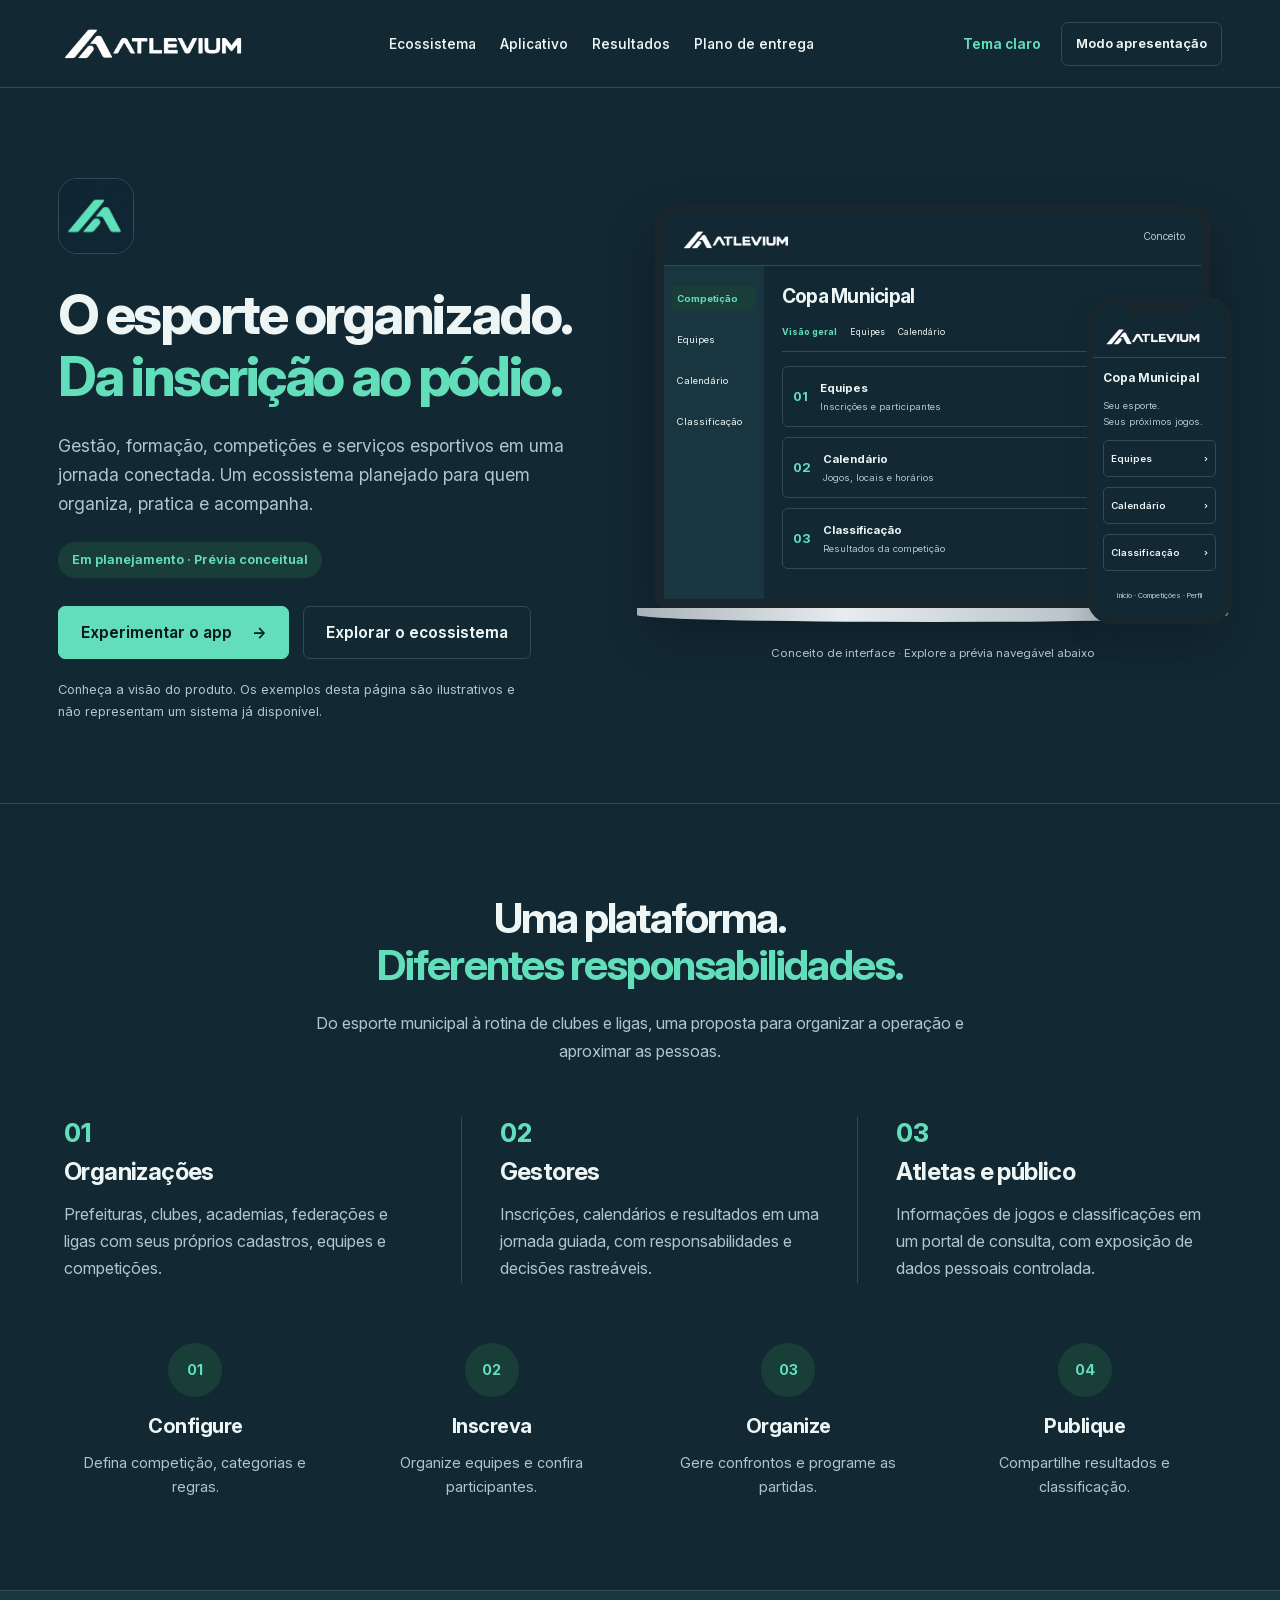
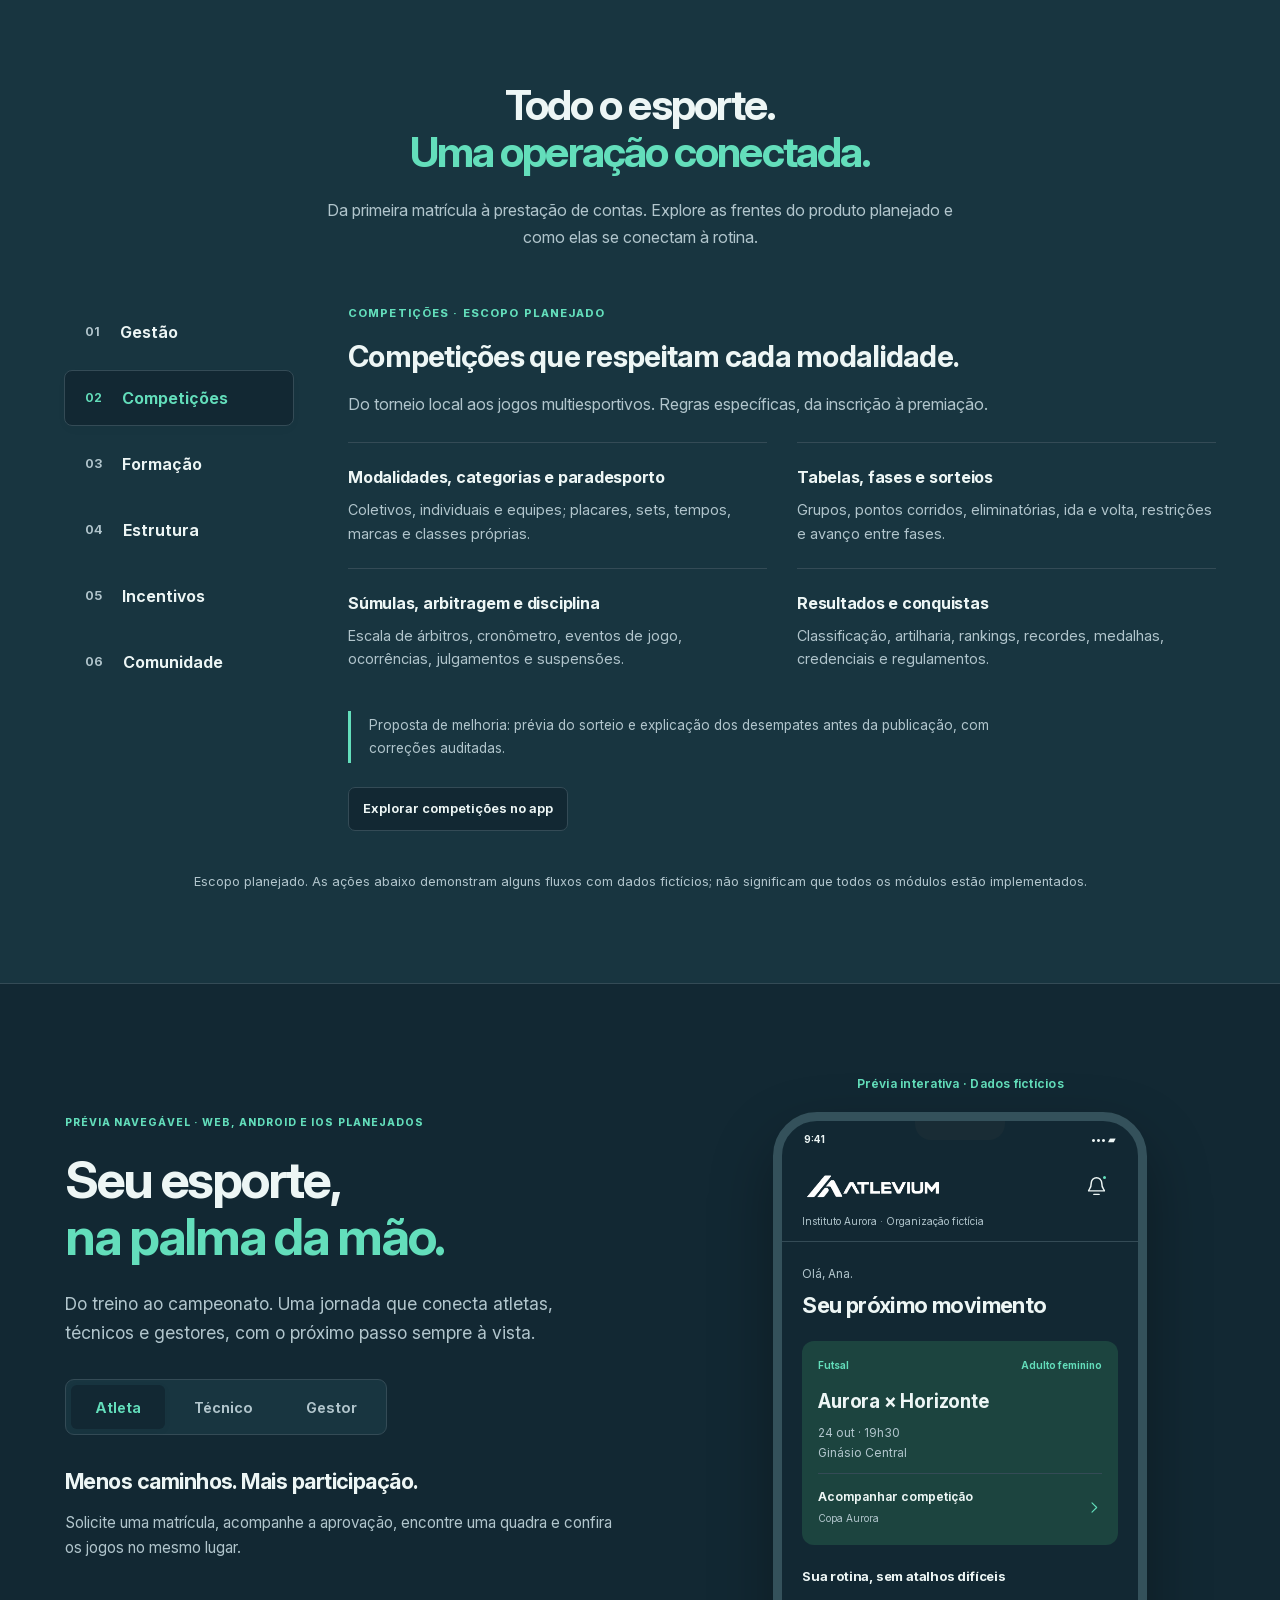
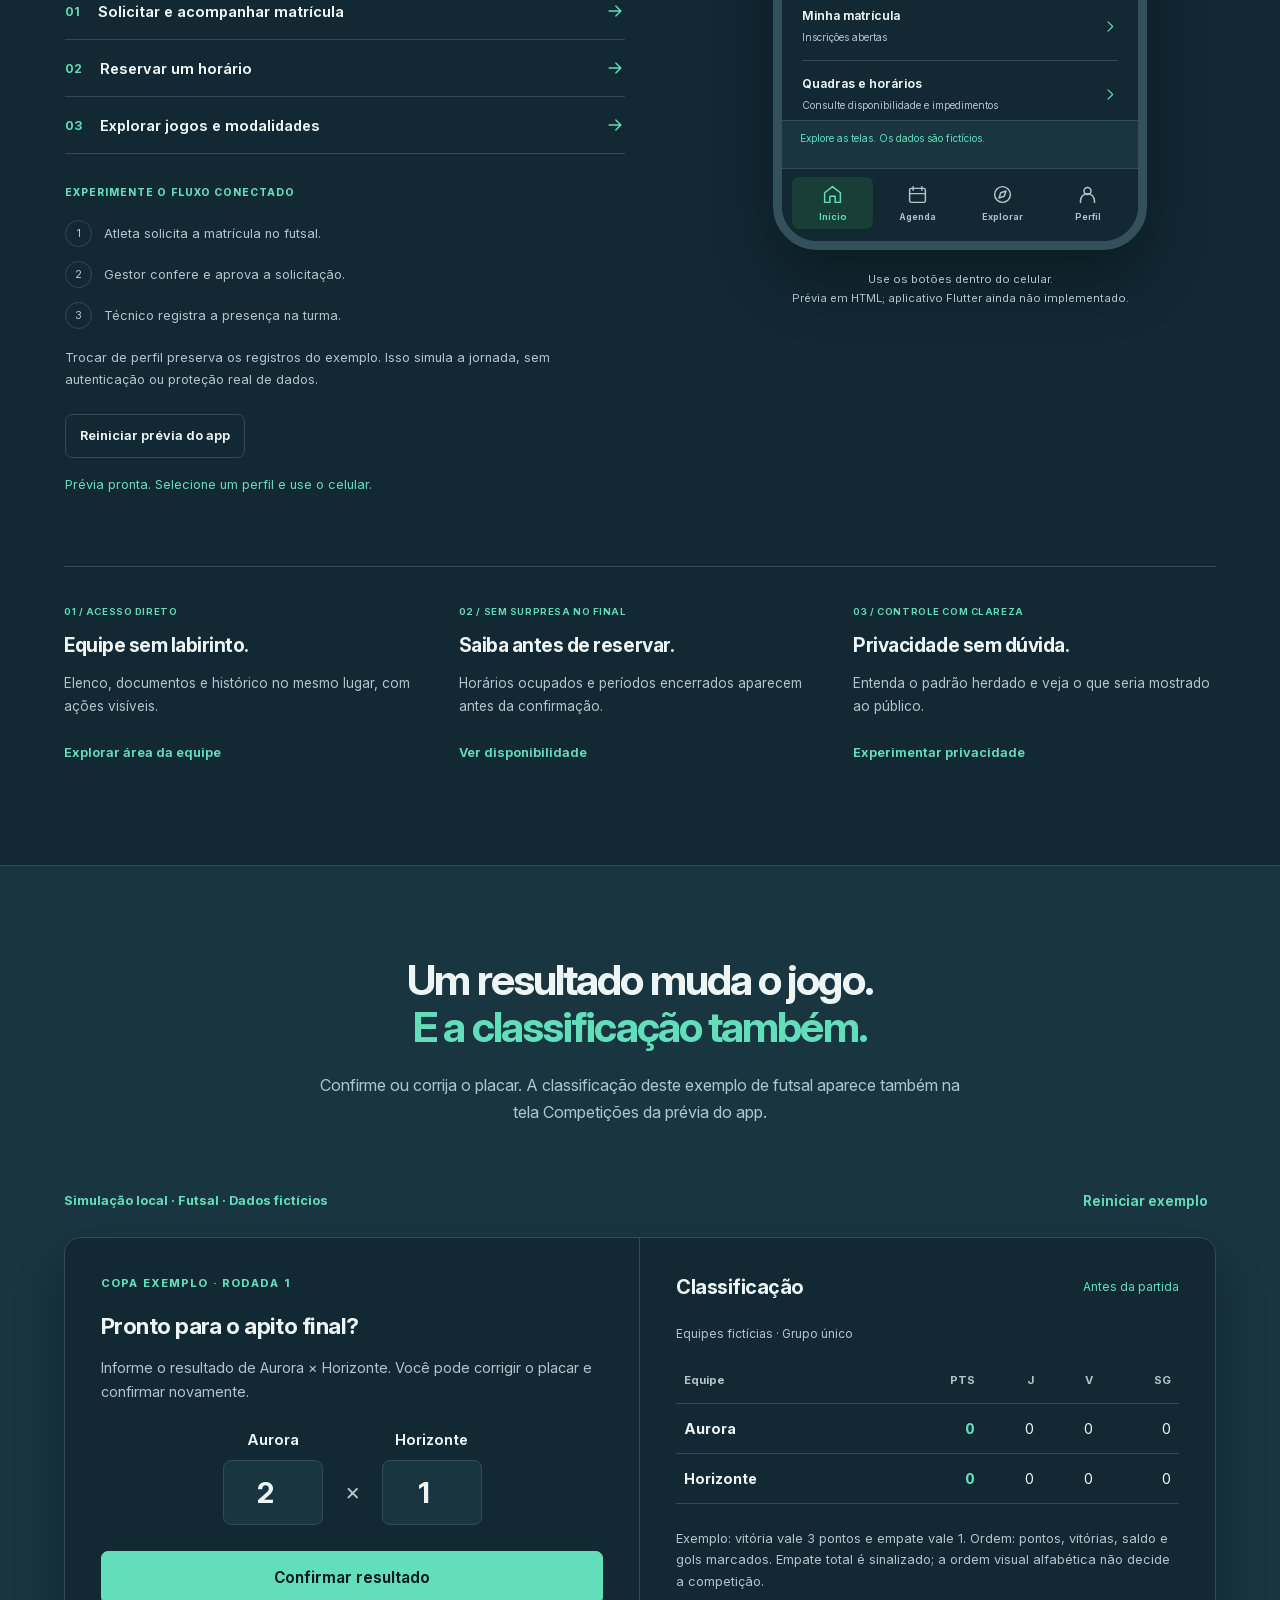
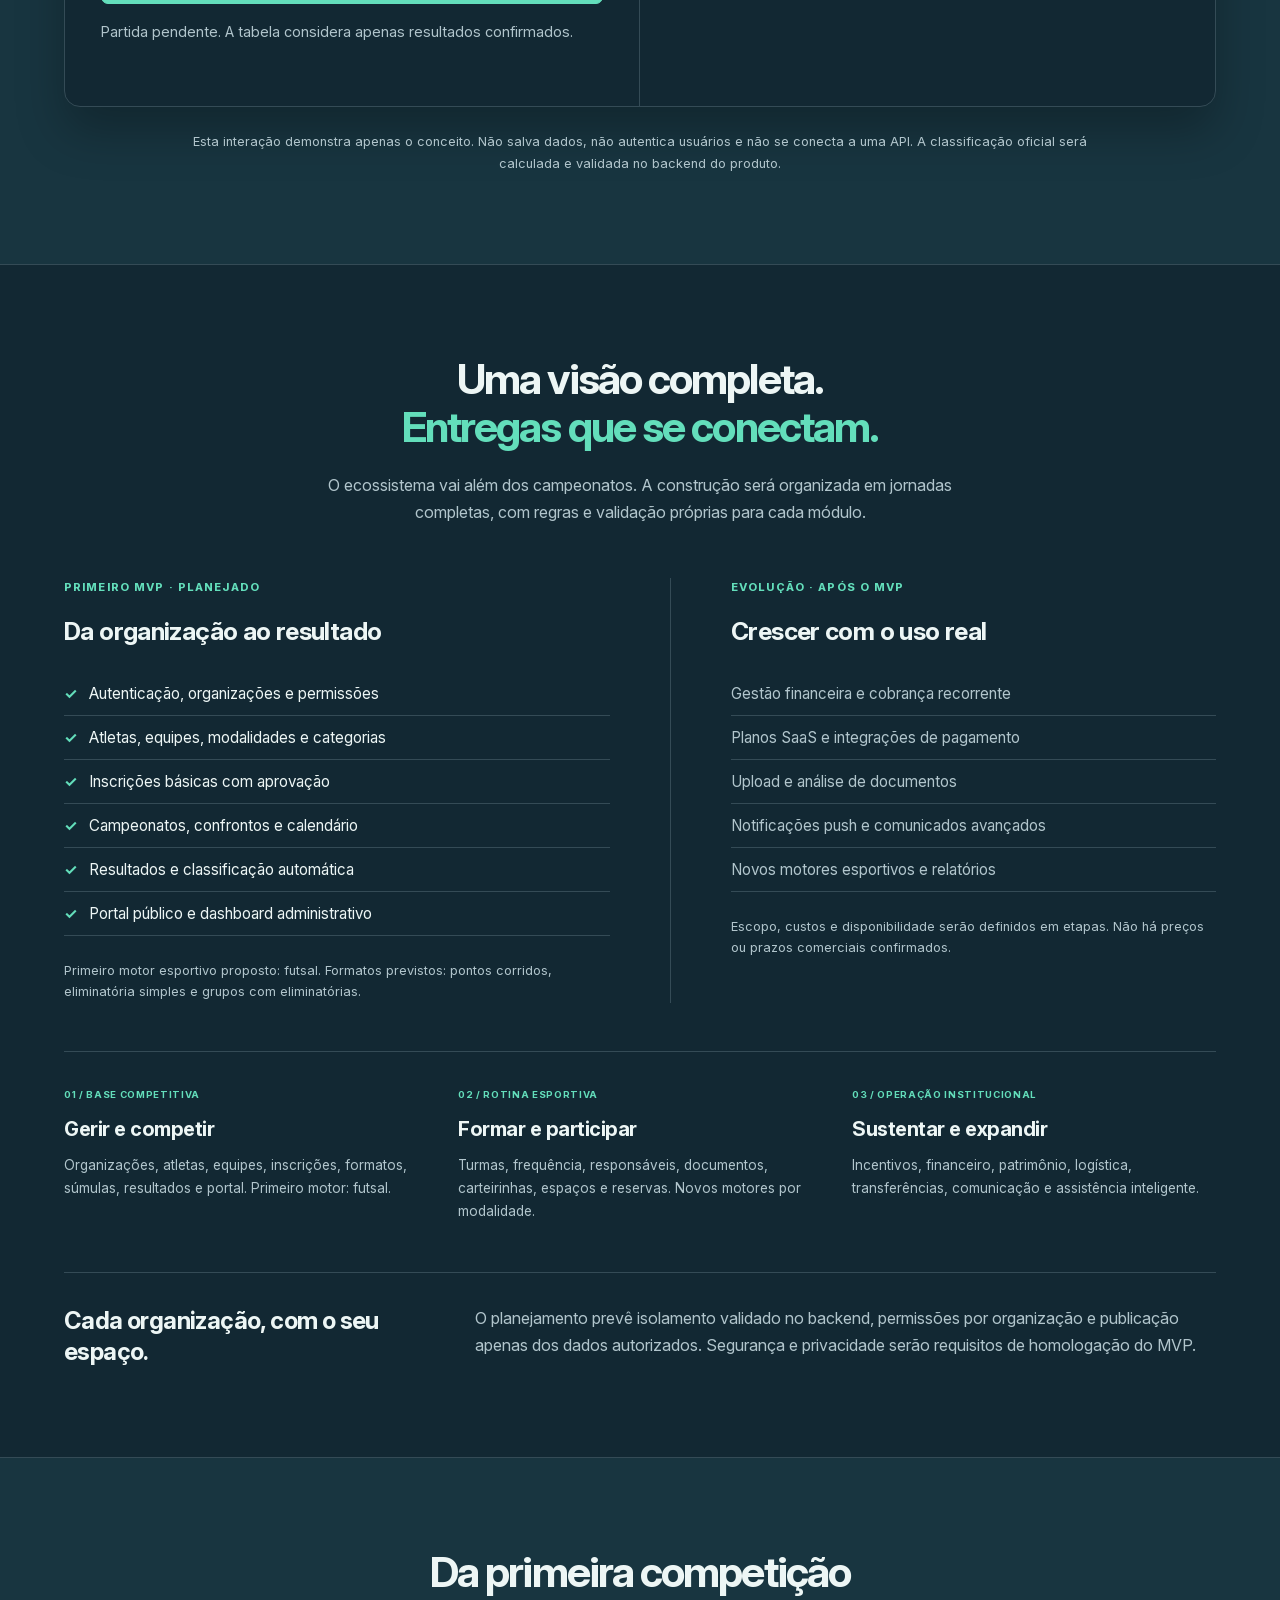
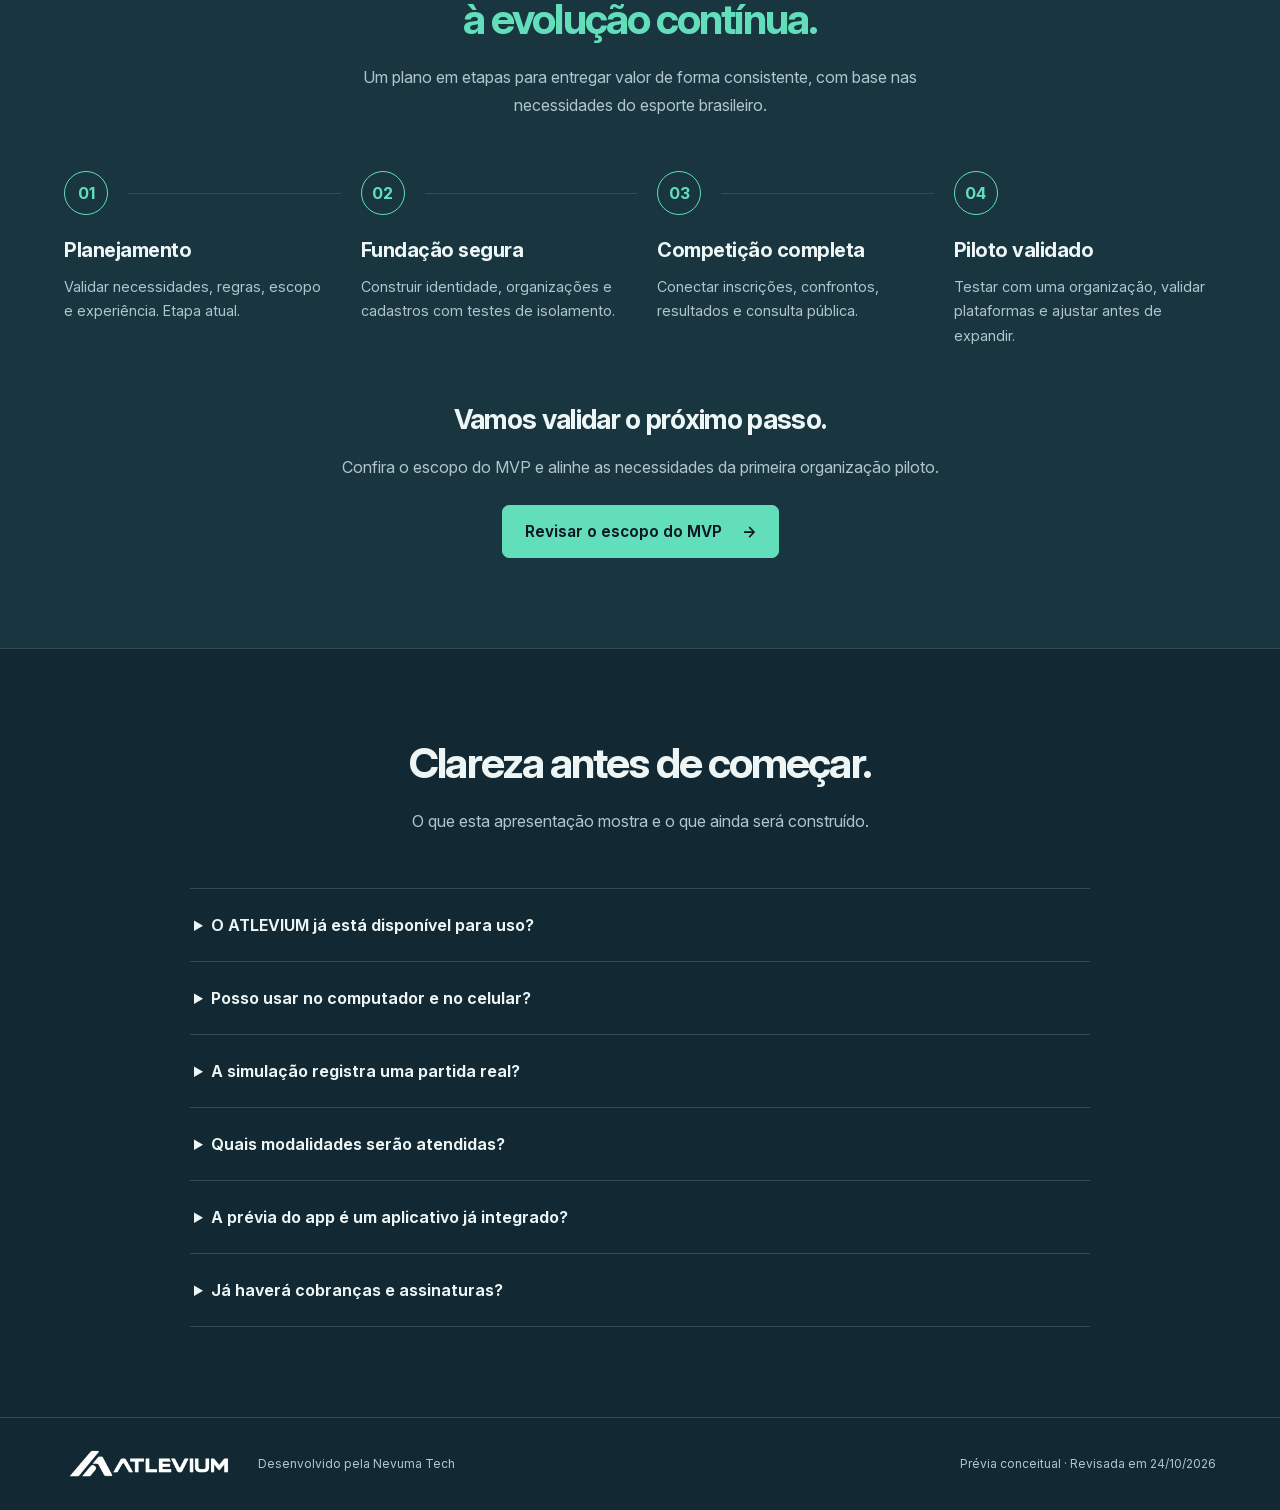
<file: index.html>
<!doctype html>
<html lang="pt-BR" data-theme="dark">
<head>
  <meta charset="utf-8">
  <meta name="viewport" content="width=device-width, initial-scale=1">
  <meta name="description" content="Conheça a proposta do ATLEVIUM: gestão esportiva para organizações, atletas e competições. Produto em planejamento pela Nevuma Tech.">
  <meta name="color-scheme" content="light dark">
  <title>ATLEVIUM — Apresentação da plataforma esportiva</title>
  <link rel="icon" href="assets/app-icon.png">
  <link rel="stylesheet" href="styles.css?v=8b7babc5cb76">
  <script type="module" src="app.mjs?v=cd1707aed83d"></script>
</head>
<body>
<a class="skip" href="#conteudo">Pular para o conteúdo</a>
<header class="header">
  <a class="brand" href="#conteudo" aria-label="ATLEVIUM, início"><span class="logo-crop"><img class="brand-logo" src="assets/logo.png" alt="ATLEVIUM" width="190" height="63"></span></a>
  <nav aria-label="Seções da apresentação">
    <a href="#ecossistema">Ecossistema</a><a href="#app">Aplicativo</a><a href="#experimente">Resultados</a><a href="#mvp">Plano de entrega</a>
  </nav>
  <div class="tools"><button id="theme" class="quiet" type="button" aria-pressed="true">Tema claro</button><button id="present" class="outline small" type="button" aria-pressed="false">Modo apresentação</button></div>
</header>
<main id="conteudo">
  <section class="hero slide" aria-labelledby="hero-title">
    <div class="hero-copy">
      <img class="hero-app-icon" src="assets/app-icon.png" alt="Símbolo ATLEVIUM" width="96" height="96"><h1 id="hero-title">O esporte organizado.<br><span>Da inscrição ao pódio.</span></h1>
      <p class="lead">Gestão, formação, competições e serviços esportivos em uma jornada conectada. Um ecossistema planejado para quem organiza, pratica e acompanha.</p>
      <p class="status">Em planejamento · Prévia conceitual</p>
      <div class="actions"><a class="button" href="#app">Experimentar o app <span aria-hidden="true">→</span></a><a class="outline" href="#ecossistema">Explorar o ecossistema</a></div>
      <p class="note">Conheça a visão do produto. Os exemplos desta página são ilustrativos e não representam um sistema já disponível.</p>
    </div>
    <figure class="product-preview" aria-label="Conceito ilustrativo de painel e aplicativo, sem conexão com o produto">
      <div class="laptop"><div class="laptop-screen">
        <div class="preview-top"><strong class="product-brand"><span class="logo-crop"><img class="brand-logo" src="assets/logo.png" alt="ATLEVIUM" width="190" height="63"></span></strong><span>Conceito</span></div>
        <div class="preview-body"><aside aria-hidden="true"><span class="active">Competição</span><span>Equipes</span><span>Calendário</span><span>Classificação</span></aside>
          <div class="preview-main"><h2>Copa Municipal</h2><div class="preview-tabs"><span>Visão geral</span><span>Equipes</span><span>Calendário</span></div>
            <div class="preview-row"><span class="preview-icon" aria-hidden="true">01</span><div><strong>Equipes</strong><small>Inscrições e participantes</small></div></div>
            <div class="preview-row"><span class="preview-icon" aria-hidden="true">02</span><div><strong>Calendário</strong><small>Jogos, locais e horários</small></div></div>
            <div class="preview-row"><span class="preview-icon" aria-hidden="true">03</span><div><strong>Classificação</strong><small>Resultados da competição</small></div></div>
          </div>
        </div>
      </div><div class="laptop-base"></div></div>
      <div class="phone" aria-hidden="true"><div class="notch"></div><strong class="product-brand"><span class="logo-crop"><img class="brand-logo" src="assets/logo.png" alt="ATLEVIUM" width="190" height="63"></span></strong><hr><h3>Copa Municipal</h3><p>Seu esporte.<br>Seus próximos jogos.</p><div class="phone-row">Equipes <span>›</span></div><div class="phone-row">Calendário <span>›</span></div><div class="phone-row">Classificação <span>›</span></div><div class="phone-bottom">Início · Competições · Perfil</div></div>
      <figcaption>Conceito de interface · Explore a prévia navegável abaixo</figcaption>
    </figure>
  </section>

  <section id="plataforma" class="section slide" aria-labelledby="platform-title">
    <div class="section-heading"><h2 id="platform-title">Uma plataforma.<br><span>Diferentes responsabilidades.</span></h2><p>Do esporte municipal à rotina de clubes e ligas, uma proposta para organizar a operação e aproximar as pessoas.</p></div>
    <div class="columns roles">
      <article><span class="number">01</span><h3>Organizações</h3><p>Prefeituras, clubes, academias, federações e ligas com seus próprios cadastros, equipes e competições.</p></article>
      <article><span class="number">02</span><h3>Gestores</h3><p>Inscrições, calendários e resultados em uma jornada guiada, com responsabilidades e decisões rastreáveis.</p></article>
      <article><span class="number">03</span><h3>Atletas e público</h3><p>Informações de jogos e classificações em um portal de consulta, com exposição de dados pessoais controlada.</p></article>
    </div>
    <ol class="journey"><li><span>01</span><h3>Configure</h3><p>Defina competição, categorias e regras.</p></li><li><span>02</span><h3>Inscreva</h3><p>Organize equipes e confira participantes.</p></li><li><span>03</span><h3>Organize</h3><p>Gere confrontos e programe as partidas.</p></li><li><span>04</span><h3>Publique</h3><p>Compartilhe resultados e classificação.</p></li></ol>
  </section>

  <section id="ecossistema" class="section tinted slide" aria-labelledby="ecosystem-title">
    <div class="section-heading"><h2 id="ecosystem-title">Todo o esporte.<br><span>Uma operação conectada.</span></h2><p>Da primeira matrícula à prestação de contas. Explore as frentes do produto planejado e como elas se conectam à rotina.</p></div>
    <div class="ecosystem-layout">
      <div class="module-rail" role="group" aria-label="Frentes do ecossistema">
        <button type="button" data-module="gestao" aria-pressed="false">01 <span>Gestão</span></button>
        <button type="button" data-module="competicoes" aria-pressed="true">02 <span>Competições</span></button>
        <button type="button" data-module="formacao" aria-pressed="false">03 <span>Formação</span></button>
        <button type="button" data-module="estrutura" aria-pressed="false">04 <span>Estrutura</span></button>
        <button type="button" data-module="incentivos" aria-pressed="false">05 <span>Incentivos</span></button>
        <button type="button" data-module="comunidade" aria-pressed="false">06 <span>Comunidade</span></button>
      </div>
      <article id="module-detail" class="module-detail" aria-label="Detalhes da frente selecionada"><h3>Competições que respeitam cada modalidade.</h3><p>Modalidades, fases, sorteios, súmulas, arbitragem, disciplina, rankings e medalhas fazem parte do escopo planejado.</p><p>Ative JavaScript para explorar as seis frentes em detalhe.</p></article>
    </div>
    <p class="note ecosystem-note">Escopo planejado. As ações abaixo demonstram alguns fluxos com dados fictícios; não significam que todos os módulos estão implementados.</p>
  </section>

  <section id="app" class="section slide" aria-labelledby="app-title">
    <div class="app-showcase">
      <div class="app-story"><p class="mini-label">PRÉVIA NAVEGÁVEL · WEB, ANDROID E IOS PLANEJADOS</p><h2 id="app-title">Seu esporte,<br><span>na palma da mão.</span></h2><p class="lead">Do treino ao campeonato. Uma jornada que conecta atletas, técnicos e gestores, com o próximo passo sempre à vista.</p>
        <div class="role-picker" role="group" aria-label="Perfil da prévia do aplicativo"><button type="button" data-role="atleta" aria-pressed="true">Atleta</button><button type="button" data-role="tecnico" aria-pressed="false">Técnico</button><button type="button" data-role="gestor" aria-pressed="false">Gestor</button></div>
        <div id="role-story" class="role-story"><h3>Uma jornada, três perspectivas.</h3><p>Explore as telas do app. Os perfis compartilham o mesmo exemplo para mostrar o caminho de uma inscrição.</p></div>
        <div class="connected-journey"><p class="mini-label">EXPERIMENTE O FLUXO CONECTADO</p><ol><li id="journey-request">Atleta solicita a matrícula no futsal.</li><li id="journey-approval">Gestor confere e aprova a solicitação.</li><li id="journey-attendance">Técnico registra a presença na turma.</li></ol><p class="note">Trocar de perfil preserva os registros do exemplo. Isso simula a jornada, sem autenticação ou proteção real de dados.</p></div>
        <button id="app-reset" class="outline small" type="button">Reiniciar prévia do app</button><p id="app-announcement" class="app-announcement" role="status" aria-live="polite">Prévia pronta. Selecione um perfil e use o celular.</p>
      </div>
      <div class="app-device-column"><p class="app-demo-label">Prévia interativa · Dados fictícios</p><div id="app-demo" class="app-device" aria-label="Prévia navegável do aplicativo ATLEVIUM">
        <div class="app-hardware" aria-hidden="true"><span>9:41</span><span class="app-camera"></span><span>••• ▰</span></div>
        <div class="app-screen"><div class="app-top"><strong class="product-brand"><span class="logo-crop"><img class="brand-logo" src="assets/logo.png" alt="ATLEVIUM" width="190" height="63"></span></strong><button class="app-icon-button" type="button" data-view="notificacoes" aria-label="Abrir notificações"><svg viewBox="0 0 24 24" aria-hidden="true"><path d="M18 8a6 6 0 0 0-12 0c0 7-3 7-3 9h18c0-2-3-2-3-9M9 21h6"/></svg><span id="notice-dot" class="notice-dot"></span></button></div>
          <div class="app-organization">Instituto Aurora · Organização fictícia</div>
          <div id="app-content" class="app-content" tabindex="0" role="region" aria-label="Conteúdo navegável do aplicativo"><h3>Conheça a prévia do aplicativo.</h3><p>Ative JavaScript para navegar e experimentar os fluxos locais.</p></div>
          <p id="app-phone-feedback" class="app-phone-feedback">Explore as telas. Os dados são fictícios.</p>
          <nav class="app-nav" aria-label="Navegação do aplicativo de exemplo"><button type="button" data-view="inicio" aria-current="page"><svg viewBox="0 0 24 24" aria-hidden="true"><path d="m3 10 9-7 9 7v11h-6v-7H9v7H3Z"/></svg>Início</button><button type="button" data-view="agenda"><svg viewBox="0 0 24 24" aria-hidden="true"><rect x="3" y="5" width="18" height="16" rx="2"/><path d="M7 3v4m10-4v4M3 11h18"/></svg>Agenda</button><button type="button" data-view="explorar"><svg viewBox="0 0 24 24" aria-hidden="true"><circle cx="12" cy="12" r="9"/><path d="m16 8-2 6-6 2 2-6Z"/></svg>Explorar</button><button type="button" data-view="perfil"><svg viewBox="0 0 24 24" aria-hidden="true"><circle cx="12" cy="8" r="4"/><path d="M4 21v-2a8 8 0 0 1 16 0v2"/></svg>Perfil</button></nav>
        </div>
      </div><p class="note app-caption">Use os botões dentro do celular.<br>Prévia em HTML; aplicativo Flutter ainda não implementado.</p></div>
    </div>
    <div class="improvement-strip" aria-label="Melhorias de experiência demonstradas"><article><span>01 / ACESSO DIRETO</span><h3>Equipe sem labirinto.</h3><p>Elenco, documentos e histórico no mesmo lugar, com ações visíveis.</p><button type="button" class="quiet" data-preview-improvement="team">Explorar área da equipe</button></article><article><span>02 / SEM SURPRESA NO FINAL</span><h3>Saiba antes de reservar.</h3><p>Horários ocupados e períodos encerrados aparecem antes da confirmação.</p><button type="button" class="quiet" data-preview-improvement="reservation">Ver disponibilidade</button></article><article><span>03 / CONTROLE COM CLAREZA</span><h3>Privacidade sem dúvida.</h3><p>Entenda o padrão herdado e veja o que seria mostrado ao público.</p><button type="button" class="quiet" data-preview-improvement="privacy">Experimentar privacidade</button></article></div>
  </section>

  <section id="experimente" class="section tinted slide" aria-labelledby="demo-title">
    <div class="section-heading"><h2 id="demo-title">Um resultado muda o jogo.<br><span>E a classificação também.</span></h2><p>Confirme ou corrija o placar. A classificação deste exemplo de futsal aparece também na tela Competições da prévia do app.</p></div>
    <div class="demo-label"><strong>Simulação local · Futsal · Dados fictícios</strong><button class="quiet" id="reset" type="button">Reiniciar exemplo</button></div>
    <div class="demo">
      <form id="score-form" class="score-panel">
        <p class="mini-label">COPA EXEMPLO · RODADA 1</p><h3>Pronto para o apito final?</h3>
        <p>Informe o resultado de Aurora × Horizonte. Você pode corrigir o placar e confirmar novamente.</p>
        <div class="score-fields"><label for="home-score">Aurora<input id="home-score" name="homeScore" type="number" min="0" max="99" step="1" value="2" required inputmode="numeric"></label><span aria-hidden="true">×</span><label for="away-score">Horizonte<input id="away-score" name="awayScore" type="number" min="0" max="99" step="1" value="1" required inputmode="numeric"></label></div>
        <button type="submit" class="button">Confirmar resultado</button><p id="feedback" class="feedback" role="status" aria-live="polite">Partida pendente. A tabela considera apenas resultados confirmados.</p>
      </form>
      <div class="standings-panel"><div class="table-heading"><h3>Classificação</h3><span id="demo-state">Antes da partida</span></div>
        <div class="table-scroll" tabindex="0" role="region" aria-label="Tabela de classificação do exemplo"><table><caption>Equipes fictícias · Grupo único</caption><thead><tr><th scope="col">Equipe</th><th scope="col"><abbr title="Pontos">PTS</abbr></th><th scope="col"><abbr title="Jogos">J</abbr></th><th scope="col"><abbr title="Vitórias">V</abbr></th><th scope="col"><abbr title="Saldo de gols">SG</abbr></th></tr></thead><tbody id="standings"><tr><th scope="row">Aurora</th><td>0</td><td>0</td><td>0</td><td>0</td></tr><tr><th scope="row">Horizonte</th><td>0</td><td>0</td><td>0</td><td>0</td></tr></tbody></table></div>
        <p class="note">Exemplo: vitória vale 3 pontos e empate vale 1. Ordem: pontos, vitórias, saldo e gols marcados. Empate total é sinalizado; a ordem visual alfabética não decide a competição.</p>
      </div>
    </div>
    <p class="note demo-disclaimer">Esta interação demonstra apenas o conceito. Não salva dados, não autentica usuários e não se conecta a uma API. A classificação oficial será calculada e validada no backend do produto.</p>
    <noscript><p>Ative JavaScript para experimentar a simulação. Todo o conteúdo da proposta continua disponível para leitura.</p></noscript>
  </section>

  <section id="mvp" class="section slide" aria-labelledby="mvp-title">
    <div class="section-heading"><h2 id="mvp-title">Uma visão completa.<br><span>Entregas que se conectam.</span></h2><p>O ecossistema vai além dos campeonatos. A construção será organizada em jornadas completas, com regras e validação próprias para cada módulo.</p></div>
    <div class="scope-columns"><article><p class="mini-label">PRIMEIRO MVP · PLANEJADO</p><h3>Da organização ao resultado</h3><ul class="check-list"><li>Autenticação, organizações e permissões</li><li>Atletas, equipes, modalidades e categorias</li><li>Inscrições básicas com aprovação</li><li>Campeonatos, confrontos e calendário</li><li>Resultados e classificação automática</li><li>Portal público e dashboard administrativo</li></ul><p class="note">Primeiro motor esportivo proposto: futsal. Formatos previstos: pontos corridos, eliminatória simples e grupos com eliminatórias.</p></article><article class="later"><p class="mini-label">EVOLUÇÃO · APÓS O MVP</p><h3>Crescer com o uso real</h3><ul class="plain-list"><li>Gestão financeira e cobrança recorrente</li><li>Planos SaaS e integrações de pagamento</li><li>Upload e análise de documentos</li><li>Notificações push e comunicados avançados</li><li>Novos motores esportivos e relatórios</li></ul><p class="note">Escopo, custos e disponibilidade serão definidos em etapas. Não há preços ou prazos comerciais confirmados.</p></article></div>
    <div class="expansion-road"><article><span>01 / BASE COMPETITIVA</span><h3>Gerir e competir</h3><p>Organizações, atletas, equipes, inscrições, formatos, súmulas, resultados e portal. Primeiro motor: futsal.</p></article><article><span>02 / ROTINA ESPORTIVA</span><h3>Formar e participar</h3><p>Turmas, frequência, responsáveis, documentos, carteirinhas, espaços e reservas. Novos motores por modalidade.</p></article><article><span>03 / OPERAÇÃO INSTITUCIONAL</span><h3>Sustentar e expandir</h3><p>Incentivos, financeiro, patrimônio, logística, transferências, comunicação e assistência inteligente.</p></article></div>
    <div class="trust"><h3>Cada organização, com o seu espaço.</h3><p>O planejamento prevê isolamento validado no backend, permissões por organização e publicação apenas dos dados autorizados. Segurança e privacidade serão requisitos de homologação do MVP.</p></div>
  </section>

  <section id="proximos-passos" class="section tinted slide" aria-labelledby="roadmap-title">
    <div class="section-heading"><h2 id="roadmap-title">Da primeira competição<br><span>à evolução contínua.</span></h2><p>Um plano em etapas para entregar valor de forma consistente, com base nas necessidades do esporte brasileiro.</p></div>
    <ol class="roadmap"><li><span class="step">01</span><h3>Planejamento</h3><p>Validar necessidades, regras, escopo e experiência. Etapa atual.</p></li><li><span class="step">02</span><h3>Fundação segura</h3><p>Construir identidade, organizações e cadastros com testes de isolamento.</p></li><li><span class="step">03</span><h3>Competição completa</h3><p>Conectar inscrições, confrontos, resultados e consulta pública.</p></li><li><span class="step">04</span><h3>Piloto validado</h3><p>Testar com uma organização, validar plataformas e ajustar antes de expandir.</p></li></ol>
    <div class="next-action"><h3>Vamos validar o próximo passo.</h3><p>Confira o escopo do MVP e alinhe as necessidades da primeira organização piloto.</p><a class="button" href="#mvp">Revisar o escopo do MVP <span aria-hidden="true">→</span></a></div>
  </section>

  <section id="duvidas" class="section slide faq" aria-labelledby="faq-title"><div class="section-heading"><h2 id="faq-title">Clareza antes de começar.</h2><p>O que esta apresentação mostra e o que ainda será construído.</p></div>
    <details><summary>O ATLEVIUM já está disponível para uso?</summary><p>Não. O projeto está em planejamento. Esta apresentação e a simulação local ajudam a validar a proposta; aplicativo, API e banco ainda não foram implementados.</p></details>
    <details><summary>Posso usar no computador e no celular?</summary><p>A apresentação é responsiva. O produto está planejado em Flutter para Web, Android e iOS, mas os aplicativos ainda dependem de implementação e homologação em cada plataforma.</p></details>
    <details><summary>A simulação registra uma partida real?</summary><p>Não. São duas equipes fictícias em memória no navegador. Confirmar ou corrigir o resultado altera apenas o exemplo; recarregar a página ou reiniciar remove o resultado.</p></details>
    <details><summary>Quais modalidades serão atendidas?</summary><p>O escopo contempla esportes coletivos, individuais e paradesportivos. A prévia mostra exemplos de futsal, vôlei e atletismo. Futsal é o primeiro motor proposto para o produto; sets, tempos, marcas e classes esportivas dependem de implementação e testes específicos. Exemplos visuais não comprovam motores prontos.</p></details>
    <details><summary>A prévia do app é um aplicativo já integrado?</summary><p>Não. É uma prévia navegável em HTML com perfis e dados fictícios compartilhados na memória desta página. Inscrição, aprovação, chamada, reservas e preferências de privacidade simulam jornadas. Não há login, backend, pagamento, emissão documental, proteção 2FA ou app instalado; segurança e offline são requisitos planejados.</p></details>
    <details><summary>Já haverá cobranças e assinaturas?</summary><p>Esses recursos estão previstos para depois do MVP. Provedores, preços, condições e integração de pagamentos ainda não foram definidos.</p></details>
  </section>
</main>
<footer><a class="brand" href="#conteudo" aria-label="ATLEVIUM, início"><span class="logo-crop"><img class="brand-logo" src="assets/logo.png" alt="ATLEVIUM" width="190" height="63"></span></a><p>Desenvolvido pela Nevuma Tech</p><span>Prévia conceitual · Revisada em 24/10/2026</span></footer>
<div id="presentation-controls" class="presentation-controls" hidden aria-label="Controles de apresentação"><button id="previous" type="button" class="outline small">Anterior</button><span id="slide-count" aria-live="polite">1 / 7</span><button id="next" type="button" class="button small">Próximo</button><button id="exit" type="button" class="quiet">Sair <kbd>Esc</kbd></button></div>
</body>
</html>
</file>
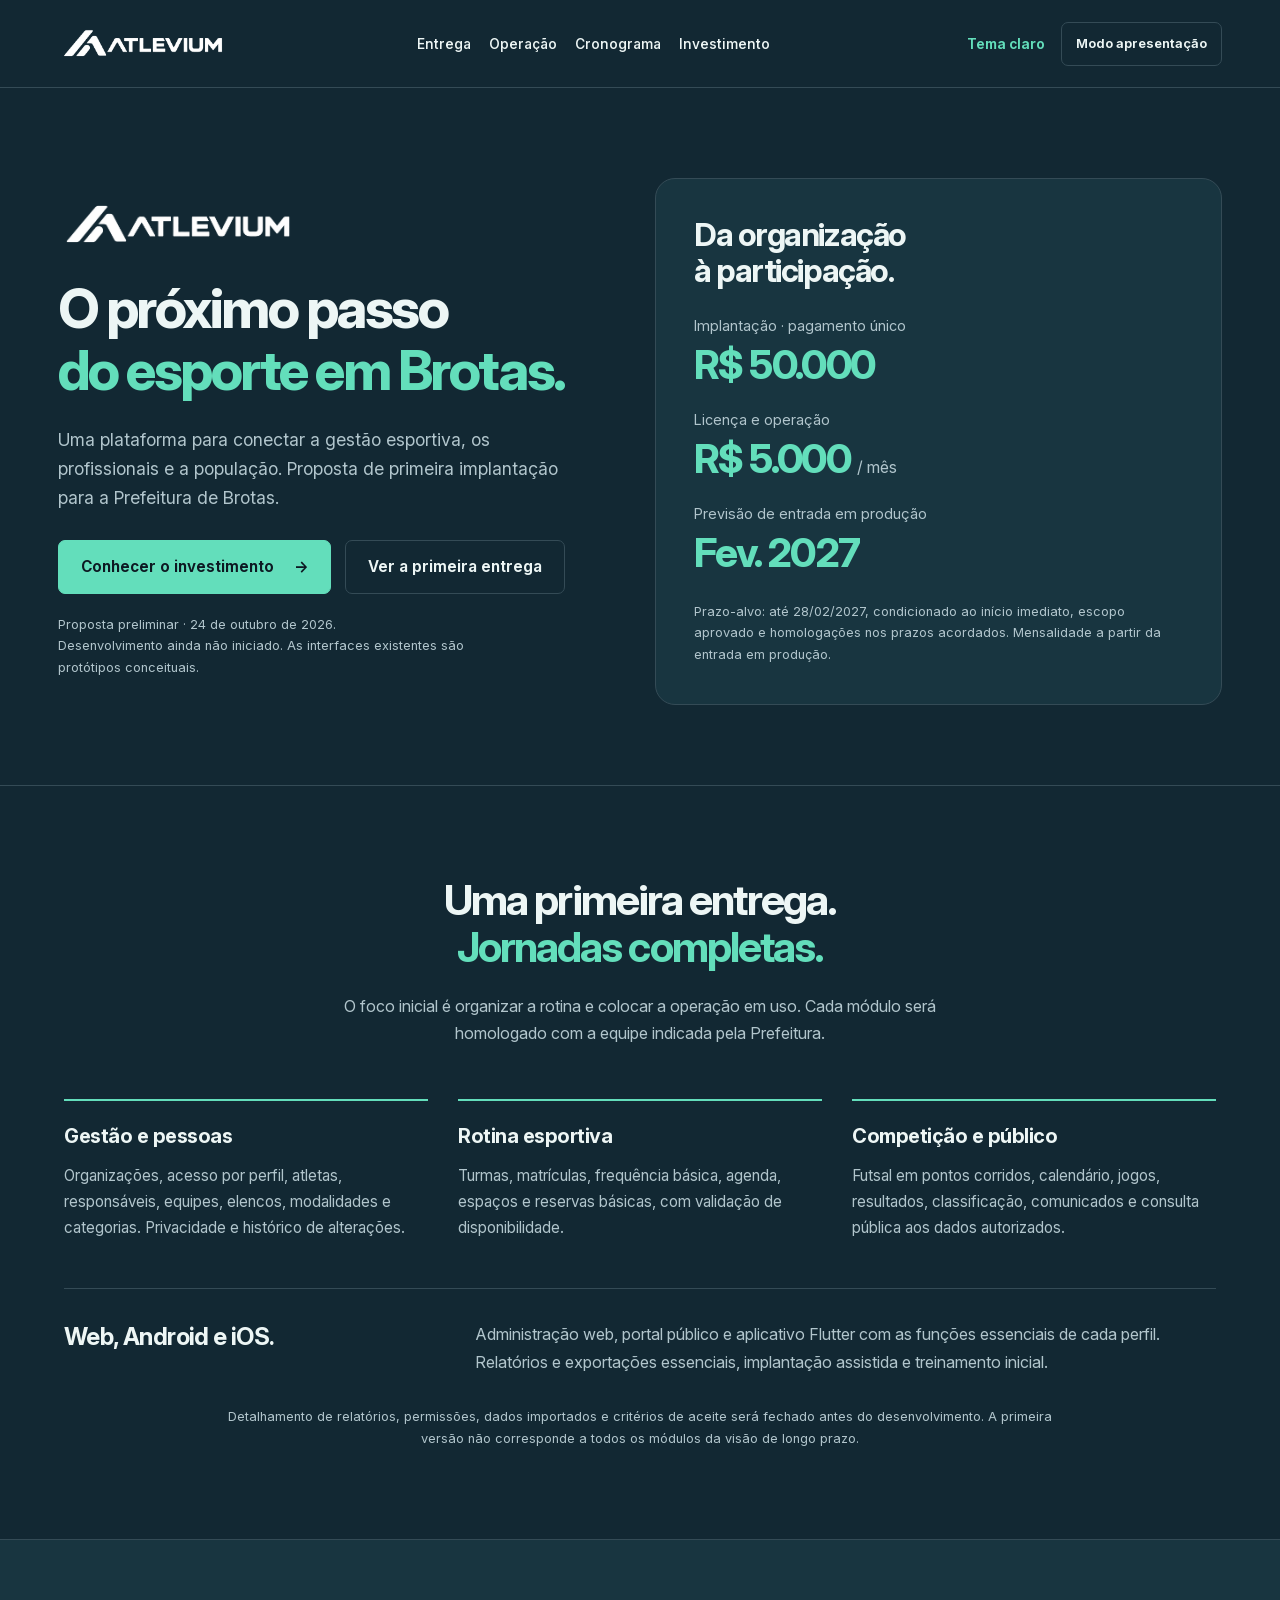
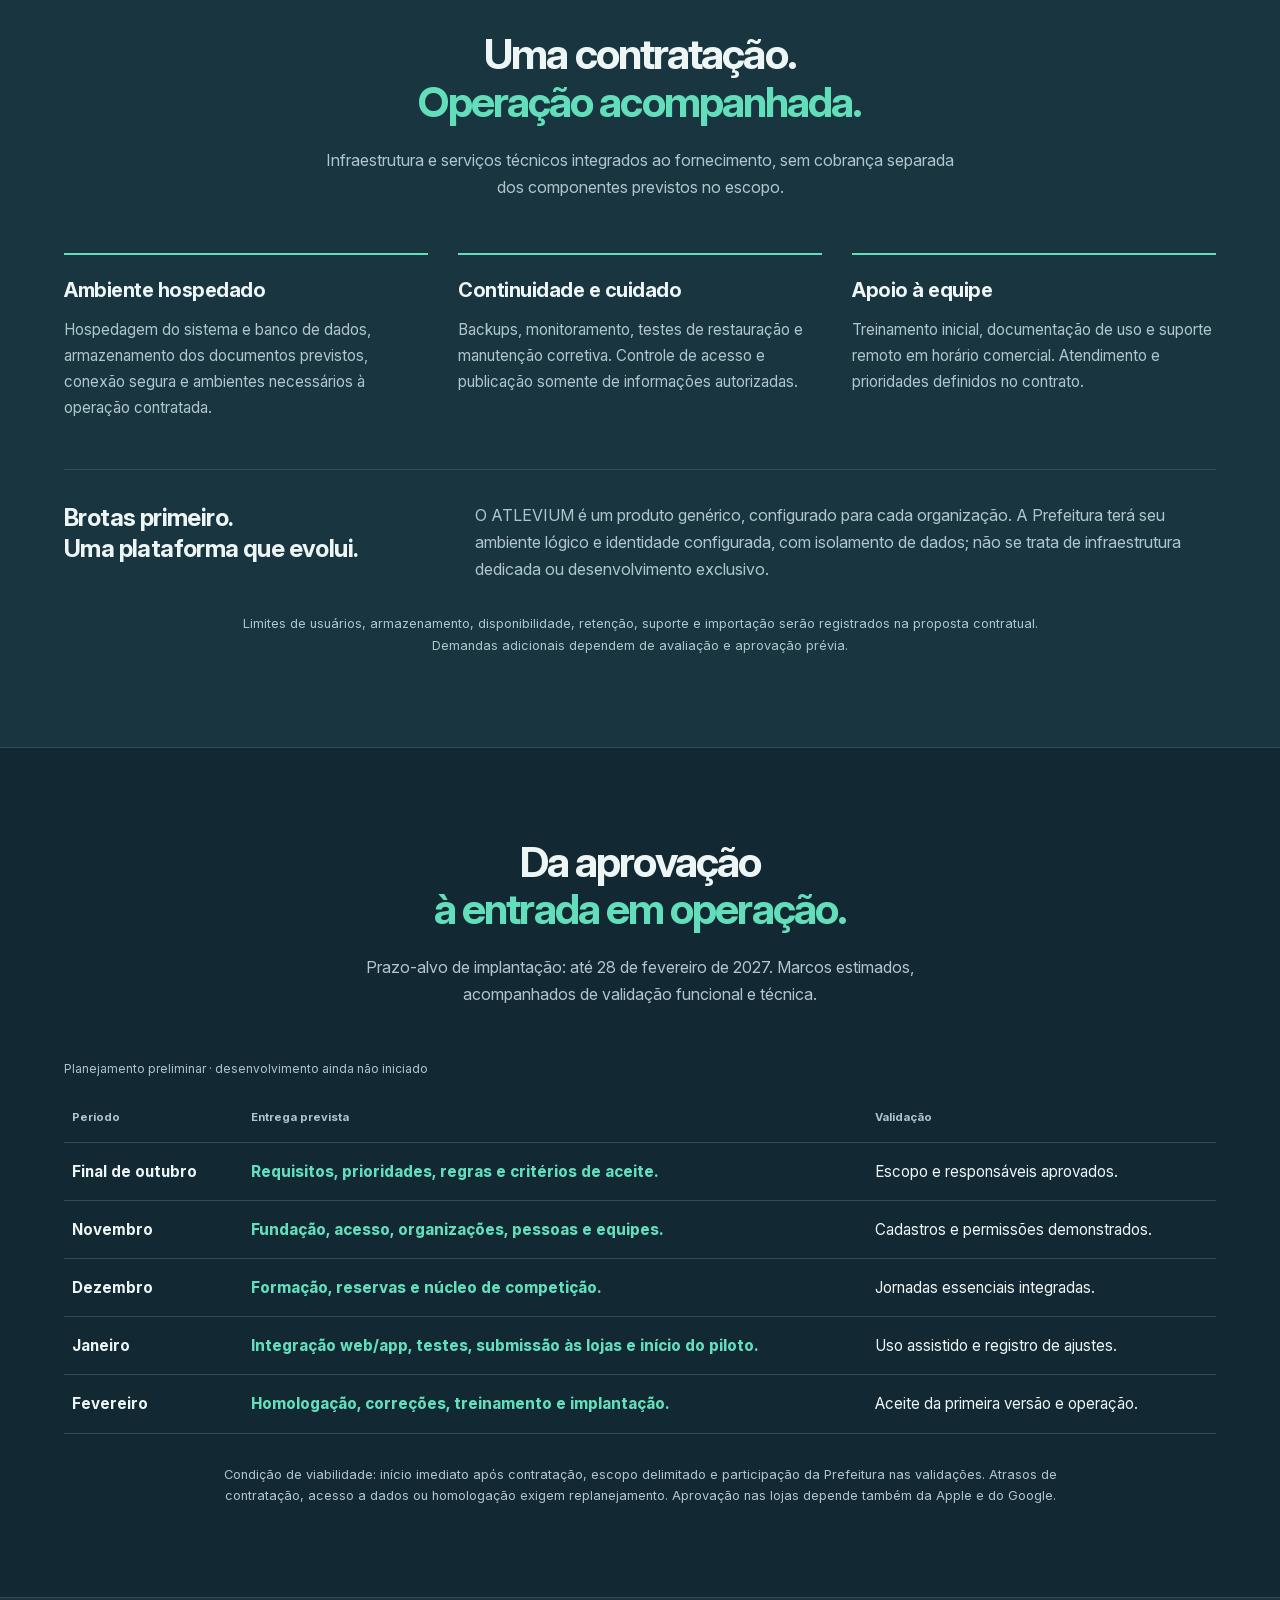
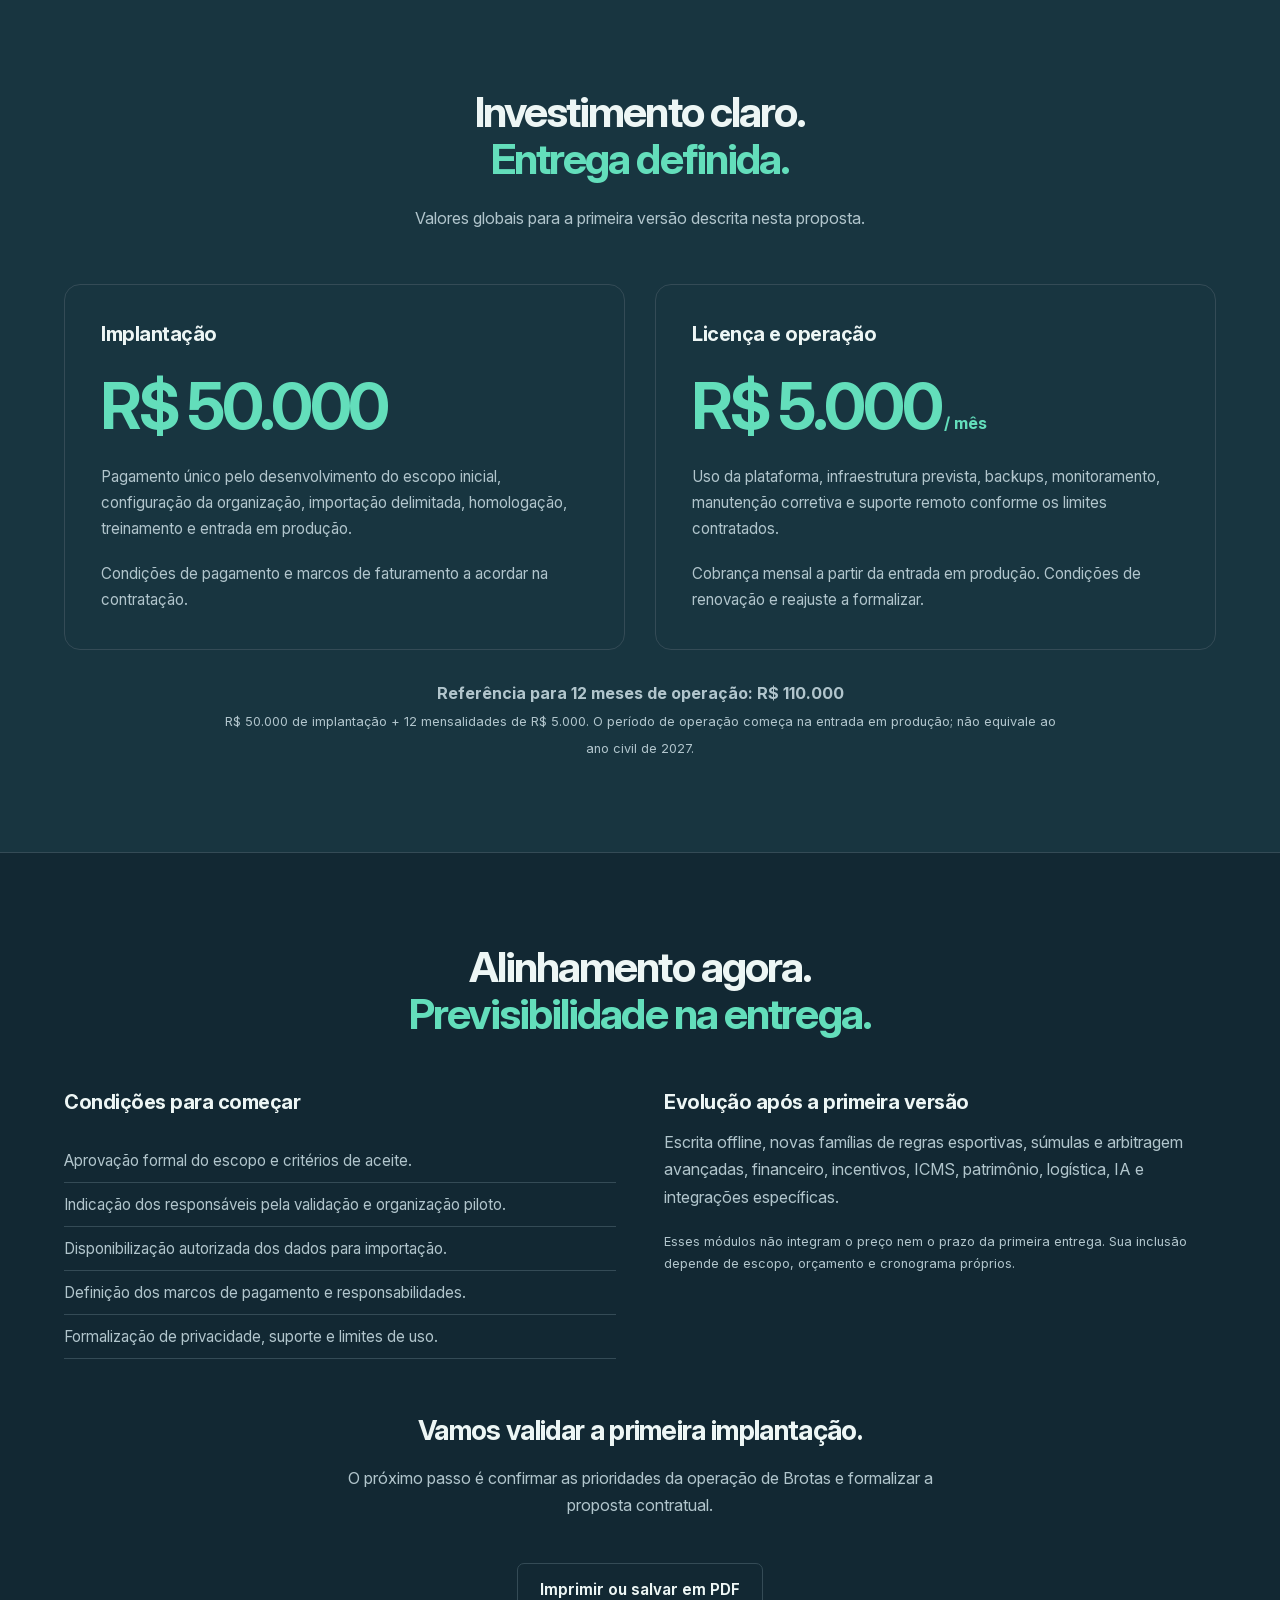
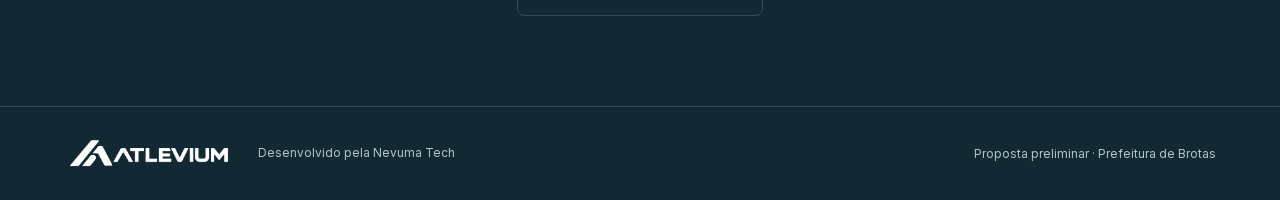
<file: comercial/index.html>
<!doctype html><html lang="pt-BR" data-theme="dark"><head><meta charset="utf-8"><meta name="viewport" content="width=device-width, initial-scale=1"><meta name="robots" content="noindex,nofollow"><meta name="description" content="Proposta comercial preliminar ATLEVIUM para a Prefeitura de Brotas: escopo inicial, implantação e operação."><title>ATLEVIUM — Proposta comercial para Brotas</title><link rel="icon" href="assets/app-icon.png"><link rel="stylesheet" href="styles.css?v=5e83d39b837d"><script src="app.js?v=42bdf32ac34a" defer></script></head><body>
<a class="skip" href="#conteudo">Pular para o conteúdo</a><header class="header"><a class="brand" href="#conteudo" aria-label="ATLEVIUM, início"><span class="logo-crop"><img class="brand-logo" src="assets/logo.png" width="190" height="63" alt="ATLEVIUM"></span></a><nav aria-label="Seções da proposta"><a href="#escopo">Entrega</a><a href="#operacao">Operação</a><a href="#cronograma">Cronograma</a><a href="#investimento">Investimento</a></nav><div class="tools"><button class="quiet" id="theme" aria-pressed="true">Tema claro</button><button class="outline small" id="present" aria-pressed="false">Modo apresentação</button></div></header>
<main id="conteudo"><section class="hero commercial-hero slide" aria-labelledby="hero-title"><div class="hero-copy"><div class="commercial-cover-logo"><span class="logo-crop"><img class="brand-logo" src="assets/logo.png" width="190" height="63" alt="ATLEVIUM"></span></div><h1 id="hero-title">O próximo passo<br><span>do esporte em Brotas.</span></h1><p class="lead">Uma plataforma para conectar a gestão esportiva, os profissionais e a população. Proposta de primeira implantação para a Prefeitura de Brotas.</p><div class="actions"><a class="button" href="#investimento">Conhecer o investimento <span aria-hidden="true">→</span></a><a class="outline" href="#escopo">Ver a primeira entrega</a></div><p class="note">Proposta preliminar · 24 de outubro de 2026.<br>Desenvolvimento ainda não iniciado. As interfaces existentes são protótipos conceituais.</p></div><aside class="offer-summary" aria-label="Resumo da proposta"><h2>Da organização<br>à participação.</h2><dl><dt>Implantação · pagamento único</dt><dd>R$ 50.000</dd><dt>Licença e operação</dt><dd>R$ 5.000 <small>/ mês</small></dd><dt>Previsão de entrada em produção</dt><dd>Fev. 2027</dd></dl><p class="note">Prazo-alvo: até 28/02/2027, condicionado ao início imediato, escopo aprovado e homologações nos prazos acordados. Mensalidade a partir da entrada em produção.</p></aside></section>
<section class="section slide" id="escopo" aria-labelledby="scope-title"><div class="section-heading"><h2 id="scope-title">Uma primeira entrega.<br><span>Jornadas completas.</span></h2><p>O foco inicial é organizar a rotina e colocar a operação em uso. Cada módulo será homologado com a equipe indicada pela Prefeitura.</p></div><div class="commercial-grid"><article><h3>Gestão e pessoas</h3><p>Organizações, acesso por perfil, atletas, responsáveis, equipes, elencos, modalidades e categorias. Privacidade e histórico de alterações.</p></article><article><h3>Rotina esportiva</h3><p>Turmas, matrículas, frequência básica, agenda, espaços e reservas básicas, com validação de disponibilidade.</p></article><article><h3>Competição e público</h3><p>Futsal em pontos corridos, calendário, jogos, resultados, classificação, comunicados e consulta pública aos dados autorizados.</p></article></div><div class="trust"><h3>Web, Android e iOS.</h3><p>Administração web, portal público e aplicativo Flutter com as funções essenciais de cada perfil. Relatórios e exportações essenciais, implantação assistida e treinamento inicial.</p></div><p class="commercial-footnote note">Detalhamento de relatórios, permissões, dados importados e critérios de aceite será fechado antes do desenvolvimento. A primeira versão não corresponde a todos os módulos da visão de longo prazo.</p></section>
<section class="section tinted slide" id="operacao" aria-labelledby="operation-title"><div class="section-heading"><h2 id="operation-title">Uma contratação.<br><span>Operação acompanhada.</span></h2><p>Infraestrutura e serviços técnicos integrados ao fornecimento, sem cobrança separada dos componentes previstos no escopo.</p></div><div class="commercial-grid"><article><h3>Ambiente hospedado</h3><p>Hospedagem do sistema e banco de dados, armazenamento dos documentos previstos, conexão segura e ambientes necessários à operação contratada.</p></article><article><h3>Continuidade e cuidado</h3><p>Backups, monitoramento, testes de restauração e manutenção corretiva. Controle de acesso e publicação somente de informações autorizadas.</p></article><article><h3>Apoio à equipe</h3><p>Treinamento inicial, documentação de uso e suporte remoto em horário comercial. Atendimento e prioridades definidos no contrato.</p></article></div><div class="trust"><h3>Brotas primeiro.<br>Uma plataforma que evolui.</h3><p>O ATLEVIUM é um produto genérico, configurado para cada organização. A Prefeitura terá seu ambiente lógico e identidade configurada, com isolamento de dados; não se trata de infraestrutura dedicada ou desenvolvimento exclusivo.</p></div><p class="commercial-footnote note">Limites de usuários, armazenamento, disponibilidade, retenção, suporte e importação serão registrados na proposta contratual. Demandas adicionais dependem de avaliação e aprovação prévia.</p></section>
<section class="section slide" id="cronograma" aria-labelledby="timeline-title"><div class="section-heading"><h2 id="timeline-title">Da aprovação<br><span>à entrada em operação.</span></h2><p>Prazo-alvo de implantação: até 28 de fevereiro de 2027. Marcos estimados, acompanhados de validação funcional e técnica.</p></div><div class="table-scroll"><table class="schedule"><caption>Planejamento preliminar · desenvolvimento ainda não iniciado</caption><thead><tr><th scope="col">Período</th><th scope="col">Entrega prevista</th><th scope="col">Validação</th></tr></thead><tbody><tr><th scope="row">Final de outubro</th><td>Requisitos, prioridades, regras e critérios de aceite.</td><td>Escopo e responsáveis aprovados.</td></tr><tr><th scope="row">Novembro</th><td>Fundação, acesso, organizações, pessoas e equipes.</td><td>Cadastros e permissões demonstrados.</td></tr><tr><th scope="row">Dezembro</th><td>Formação, reservas e núcleo de competição.</td><td>Jornadas essenciais integradas.</td></tr><tr><th scope="row">Janeiro</th><td>Integração web/app, testes, submissão às lojas e início do piloto.</td><td>Uso assistido e registro de ajustes.</td></tr><tr><th scope="row">Fevereiro</th><td>Homologação, correções, treinamento e implantação.</td><td>Aceite da primeira versão e operação.</td></tr></tbody></table></div><p class="commercial-footnote note">Condição de viabilidade: início imediato após contratação, escopo delimitado e participação da Prefeitura nas validações. Atrasos de contratação, acesso a dados ou homologação exigem replanejamento. Aprovação nas lojas depende também da Apple e do Google.</p></section>
<section class="section tinted slide" id="investimento" aria-labelledby="price-title"><div class="section-heading"><h2 id="price-title">Investimento claro.<br><span>Entrega definida.</span></h2><p>Valores globais para a primeira versão descrita nesta proposta.</p></div><div class="commercial-price"><article><h3>Implantação</h3><strong>R$ 50.000</strong><p>Pagamento único pelo desenvolvimento do escopo inicial, configuração da organização, importação delimitada, homologação, treinamento e entrada em produção.</p><p class="note">Condições de pagamento e marcos de faturamento a acordar na contratação.</p></article><article><h3>Licença e operação</h3><strong>R$ 5.000<span style="font-size:1rem;letter-spacing:0"> / mês</span></strong><p>Uso da plataforma, infraestrutura prevista, backups, monitoramento, manutenção corretiva e suporte remoto conforme os limites contratados.</p><p class="note">Cobrança mensal a partir da entrada em produção. Condições de renovação e reajuste a formalizar.</p></article></div><p class="commercial-footnote"><strong>Referência para 12 meses de operação: R$ 110.000</strong><br><span class="note">R$ 50.000 de implantação + 12 mensalidades de R$ 5.000. O período de operação começa na entrada em produção; não equivale ao ano civil de 2027.</span></p></section>
<section class="section slide" id="condicoes" aria-labelledby="conditions-title"><div class="section-heading"><h2 id="conditions-title">Alinhamento agora.<br><span>Previsibilidade na entrega.</span></h2></div><div class="commercial-scope"><div><h3>Condições para começar</h3><ul class="plain-list"><li>Aprovação formal do escopo e critérios de aceite.</li><li>Indicação dos responsáveis pela validação e organização piloto.</li><li>Disponibilização autorizada dos dados para importação.</li><li>Definição dos marcos de pagamento e responsabilidades.</li><li>Formalização de privacidade, suporte e limites de uso.</li></ul></div><div><h3>Evolução após a primeira versão</h3><p>Escrita offline, novas famílias de regras esportivas, súmulas e arbitragem avançadas, financeiro, incentivos, ICMS, patrimônio, logística, IA e integrações específicas.</p><p class="note" style="margin-top:20px">Esses módulos não integram o preço nem o prazo da primeira entrega. Sua inclusão depende de escopo, orçamento e cronograma próprios.</p></div></div><div class="next-action"><h3>Vamos validar a primeira implantação.</h3><p>O próximo passo é confirmar as prioridades da operação de Brotas e formalizar a proposta contratual.</p><button class="outline" id="print" style="margin-top:20px">Imprimir ou salvar em PDF</button></div></section></main>
<footer><a class="brand" href="#conteudo" aria-label="ATLEVIUM, início"><span class="logo-crop"><img class="brand-logo" src="assets/logo.png" width="190" height="63" alt="ATLEVIUM"></span></a><p>Desenvolvido pela Nevuma Tech</p><span>Proposta preliminar · Prefeitura de Brotas</span></footer><div id="presentation-controls" class="presentation-controls" hidden><button class="quiet" id="previous" aria-label="Seção anterior">←</button><span id="slide-counter" aria-live="polite"></span><button class="quiet" id="next" aria-label="Próxima seção">→</button><button class="quiet" id="exit">Sair</button></div></body></html>
</file>
<file: styles.css>
@font-face{font-family:Inter;src:url("assets/InterVariable.woff2") format("woff2");font-weight:100 900;font-display:swap}
:root{color-scheme:light;--bg:#fff;--surface:#f3f7f7;--text:#122833;--muted:#526770;--primary:#087f68;--button-text:#fff;--line:#dce6e7;--soft:#e7f5ef;--shadow:0 24px 48px #12283314;font-family:Inter,"Segoe UI",Arial,sans-serif;color:var(--text);background:var(--bg);font-synthesis:none}
:root[data-theme=dark]{color-scheme:dark;--bg:#122833;--surface:#183540;--text:#edf6f5;--muted:#b1c5cc;--primary:#63debb;--button-text:#0d1922;--line:#344b56;--soft:#183e37;--shadow:0 24px 48px #0004}
*{box-sizing:border-box}html{scroll-behavior:smooth;scroll-padding-top:110px}body{margin:0}a{color:inherit;text-decoration:none}button,input{font:inherit}button,a,input,summary{touch-action:manipulation}button{cursor:pointer}button:disabled{opacity:.45;cursor:default}a:focus-visible,button:focus-visible,input:focus-visible,summary:focus-visible,[tabindex]:focus-visible{outline:3px solid var(--primary);outline-offset:5px}p{line-height:1.7;color:var(--muted)}h1,h2,h3,p,figure{margin:0}h1,h2{letter-spacing:-.045em;line-height:1.12}h1{font-size:clamp(2.6rem,4.3vw,4.1rem);font-weight:750}h2{font-size:clamp(2rem,3.3vw,3rem)}h3{font-size:1.25rem;line-height:1.3;letter-spacing:-.025em}h1 span,h2 span{color:var(--primary)}.skip{position:fixed;left:20px;top:-100px;background:var(--bg);padding:16px;z-index:20}.skip:focus{top:10px}.header{max-width:1440px;margin:auto;min-height:88px;padding:20px 4.5%;display:flex;align-items:center;gap:32px;border-bottom:1px solid var(--line)}.brand{font-size:1.55rem;font-weight:850;letter-spacing:-.045em}.header nav{display:flex;gap:24px;margin:auto;font-size:.85rem;font-weight:550}.header nav a:hover{color:var(--primary)}.tools{display:flex;align-items:center;gap:12px}.quiet{border:0;background:transparent;color:var(--primary);font-size:.85rem;font-weight:650;min-height:44px;padding:8px}.button,.outline{display:inline-flex;align-items:center;justify-content:center;gap:20px;padding:15px 22px;min-height:48px;border:1px solid var(--primary);border-radius:7px;font-size:.95rem;font-weight:650;line-height:1.4}.button{background:var(--primary);color:var(--button-text)}.button:hover{filter:brightness(.92)}.outline{color:var(--text);background:var(--bg);border-color:var(--line)}.outline:hover{border-color:var(--primary)}.small{padding:10px 14px;font-size:.8rem;min-height:44px}.hero{max-width:1440px;min-height:650px;padding:90px 4.5% 80px;margin:auto;display:grid;grid-template-columns:1fr 1fr;align-items:center;gap:30px}.lead{font-size:1.1rem;line-height:1.65;margin:24px 0;max-width:510px}.status{display:inline-block;padding:7px 14px;border-radius:24px;background:var(--soft);color:var(--primary);font-size:.8rem;font-weight:650}.actions{display:flex;gap:14px;flex-wrap:wrap;margin:28px 0 20px}.note{font-size:.8rem;line-height:1.7}.hero-copy>.note{max-width:470px}.product-preview{position:relative;padding:12px 12px 60px 0;min-width:0}.laptop{padding:12px 0 0;max-width:560px}.laptop-screen{border:9px solid #19262e;border-radius:20px 20px 8px 8px;background:var(--bg);min-height:355px;box-shadow:var(--shadow);overflow:hidden}.preview-top{font-size:.75rem;display:flex;justify-content:space-between;padding:16px;border-bottom:1px solid var(--line)}.preview-top>span{color:var(--muted);font-size:.65rem}.preview-body{display:grid;grid-template-columns:100px 1fr;min-height:300px}.preview-body aside{background:var(--surface);font-size:.6rem;padding:20px 8px;display:flex;flex-direction:column;gap:16px}.preview-body aside span{padding:7px 5px}.preview-body .active{background:var(--soft);color:var(--primary);border-radius:4px;font-weight:bold}.preview-main{padding:20px 18px 30px}.preview-main h2{font-size:1.2rem;letter-spacing:-.04em}.preview-tabs{display:flex;gap:13px;font-size:.55rem;padding:18px 0 14px;border-bottom:1px solid var(--line);margin-bottom:14px}.preview-tabs span:first-child{color:var(--primary);font-weight:bold}.preview-row{display:flex;gap:12px;align-items:center;border:1px solid var(--line);padding:14px 10px;border-radius:6px;margin-top:10px}.preview-icon{font-size:.8rem;color:var(--primary);font-weight:700}.preview-row strong{display:block;font-size:.7rem}.preview-row small{display:block;font-size:.6rem;color:var(--muted);margin-top:6px}.laptop-base{height:14px;margin:0 -18px;border-radius:0 0 50% 50%;background:linear-gradient(90deg,#a8b2b8,#e8ecef 35%,#acb7bd 85%,#798993)}.phone{position:absolute;right:-10px;top:115px;width:145px;min-height:310px;background:var(--bg);border:6px solid #19262e;border-radius:26px;padding:26px 10px 18px;box-shadow:0 16px 24px #12283325;font-size:.6rem}.notch{position:absolute;top:2px;left:32px;width:66px;height:12px;background:#19262e;border-radius:0 0 10px 10px}.phone hr{border:0;border-top:1px solid var(--line);margin:12px -10px}.phone h3{font-size:.75rem;margin-bottom:12px}.phone p{font-size:.6rem}.phone-row{border:1px solid var(--line);padding:12px 7px;margin-top:10px;border-radius:5px;font-weight:600;display:flex;justify-content:space-between}.phone-bottom{font-size:.45rem;position:relative;margin:20px -4px 0;text-align:center;color:var(--muted)}figcaption{font-size:.72rem;text-align:center;color:var(--muted);padding-top:24px}.section{padding:90px max(5%,calc((100% - 1180px)/2));border-top:1px solid var(--line);scroll-margin-top:24px}.section-heading{text-align:center;max-width:740px;margin:0 auto 52px}.section-heading p{margin:22px auto 0;max-width:650px}.columns{display:grid;grid-template-columns:repeat(3,1fr);gap:38px}.roles article+article{border-left:1px solid var(--line);padding-left:38px}.number{display:block;font-size:1.6rem;font-weight:750;color:var(--primary);margin-bottom:8px}.roles h3{font-size:1.5rem;margin-bottom:14px}.journey,.roadmap{list-style:none;padding:0;display:grid;grid-template-columns:repeat(4,1fr);gap:34px}.journey{margin:60px 0 0;text-align:center}.journey li>span{display:grid;place-items:center;width:54px;height:54px;background:var(--soft);border-radius:50%;margin:0 auto 16px;font-size:.9rem;color:var(--primary);font-weight:700}.journey p,.roadmap p{font-size:.9rem;margin-top:12px}.tinted{background:var(--surface)}.demo-label{display:flex;justify-content:space-between;align-items:center;gap:16px;font-size:.8rem;color:var(--primary);margin-bottom:14px}.demo{display:grid;grid-template-columns:1fr 1fr;background:var(--bg);border:1px solid var(--line);border-radius:16px;overflow:hidden;box-shadow:var(--shadow)}.score-panel,.standings-panel{padding:36px}.score-panel{border-right:1px solid var(--line)}.mini-label{font-size:.7rem;letter-spacing:.1em;color:var(--primary);font-weight:750;margin-bottom:18px}.score-panel>p:not(.mini-label){font-size:.9rem;margin-top:16px}.score-panel h3{font-size:1.4rem}.score-fields{display:flex;align-items:center;gap:22px;justify-content:center;margin:26px 0}.score-fields label{font-size:.9rem;text-align:center;font-weight:650}.score-fields input{display:block;max-width:100px;width:100%;margin-top:12px;padding:14px;border:1px solid var(--line);border-radius:8px;text-align:center;font-size:1.8rem;font-weight:700;color:var(--text);background:var(--surface)}.score-fields>span{font-size:1.5rem;margin-top:28px;color:var(--muted)}.score-panel>.button{width:100%}.feedback{min-height:50px}.table-heading{display:flex;justify-content:space-between;align-items:center;gap:12px;margin-bottom:26px}.table-heading span{font-size:.75rem;color:var(--primary)}.table-scroll{overflow-x:auto}table{border-collapse:collapse;width:100%;font-size:.9rem}caption{text-align:left;color:var(--muted);font-size:.75rem;padding-bottom:16px}th,td{text-align:right;border-bottom:1px solid var(--line);padding:16px 8px;font-variant-numeric:tabular-nums}th:first-child{text-align:left}thead{color:var(--muted);font-size:.7rem}abbr{text-decoration:none}td:first-of-type{color:var(--primary);font-weight:750}.standings-panel>.note{margin-top:24px}.demo-disclaimer{margin:24px auto 0;max-width:900px;text-align:center}.scope-columns{display:grid;grid-template-columns:1fr 1fr;gap:60px}.scope-columns h3{font-size:1.55rem}.scope-columns .note{margin-top:24px}.later{border-left:1px solid var(--line);padding-left:60px}.check-list,.plain-list{padding:0;list-style:none;margin:24px 0 0}.check-list li,.plain-list li{padding:12px 0;border-bottom:1px solid var(--line);font-size:.95rem}.check-list li:before{content:'✓';color:var(--primary);font-weight:bold;margin-right:12px}.plain-list li{color:var(--muted)}.trust{border-top:1px solid var(--line);display:grid;grid-template-columns:1fr 2fr;gap:40px;padding-top:32px;margin-top:48px}.trust h3{font-size:1.5rem}.roadmap{margin:0}.step{display:grid;place-items:center;width:44px;height:44px;border-radius:50%;border:1px solid var(--primary);color:var(--primary);font-weight:700;margin-bottom:22px}.roadmap li{position:relative}.roadmap li:not(:last-child):after{content:'';position:absolute;top:22px;left:64px;right:-14px;border-top:1px solid var(--line)}.next-action{text-align:center;margin:54px auto 0;max-width:600px}.next-action h3{font-size:1.7rem}.next-action p{margin:16px 0 24px}.faq{max-width:none}.faq details{max-width:900px;margin:auto;border-top:1px solid var(--line);padding:0 4px}.faq details:last-child{border-bottom:1px solid var(--line)}summary{cursor:pointer;font-weight:650;padding:24px 0;line-height:1.5}details p{padding:0 24px 24px 0}footer{border-top:1px solid var(--line);padding:32px 5%;display:flex;align-items:center;gap:24px;flex-wrap:wrap}footer .brand{font-size:1.2rem}footer p,footer>span{font-size:.75rem}footer>span{margin-left:auto;color:var(--muted)}[hidden]{display:none!important}.presentation-controls{position:fixed;z-index:15;bottom:16px;left:50%;transform:translateX(-50%);display:flex;gap:16px;align-items:center;background:var(--bg);padding:10px 16px;border:1px solid var(--line);border-radius:12px;box-shadow:var(--shadow);font-size:.8rem;white-space:nowrap}.presenting .slide{min-height:calc(100vh - 88px);scroll-margin-top:20px}.presenting .section{padding-bottom:120px}.presenting footer{padding-bottom:110px}kbd{font:inherit;font-size:.65rem;margin-left:6px}
@media(min-width:1500px){.hero{gap:60px}.product-preview{padding-right:25px}.phone{right:5px}}@media(max-width:1100px){.header{gap:20px;flex-wrap:wrap}.header nav{order:3;width:100%;justify-content:center;gap:30px}.tools{margin-left:auto}.hero{padding-top:64px;gap:24px;min-height:580px}.preview-body{grid-template-columns:70px 1fr}.preview-body aside{font-size:.5rem}.preview-main{padding:16px 12px}.phone{width:125px;right:-5px;top:145px}.laptop-screen{min-height:345px}.hero h1{font-size:2.65rem}.preview-tabs{gap:10px}.score-panel,.standings-panel{padding:28px}.section{padding:72px 5%}.section-heading{margin-bottom:40px}}
@media(max-width:760px){html{scroll-padding-top:24px}.header{padding:18px 5%;gap:16px}.brand{font-size:1.35rem}.tools{gap:3px}.tools .small{font-size:.7rem;padding:9px}.quiet{font-size:.75rem}.header nav{justify-content:flex-start;gap:20px;overflow:auto;font-size:.75rem;padding-bottom:3px}.hero{display:flex;flex-direction:column;align-items:stretch;padding:50px 6% 34px;gap:32px}.hero h1{font-size:clamp(2.2rem,6.5vw,3.3rem)}.lead{font-size:1rem}.actions{gap:10px}.button,.outline{font-size:.85rem;padding:14px 18px}.product-preview{width:100%;max-width:530px;margin:auto;padding-right:22px;padding-bottom:15px}.laptop-screen{min-height:320px}.preview-body{grid-template-columns:75px 1fr;min-height:260px}.phone{right:0;top:105px;min-height:280px;width:124px}.preview-main{padding-right:42px}.preview-tabs{font-size:.5rem;gap:10px}.preview-row{padding:12px 8px}.preview-row small{font-size:.5rem}.preview-row strong{font-size:.65rem}figcaption{padding:22px 65px 0 0;font-size:.65rem}.section{padding:60px 6%}.section-heading{text-align:left;margin-bottom:36px}.section-heading h2{font-size:2.15rem}.section-heading p{font-size:.95rem}.columns{grid-template-columns:1fr;gap:28px}.roles article+article{border-left:0;border-top:1px solid var(--line);padding:24px 0 0}.roles article{display:grid;grid-template-columns:42px 1fr;gap:4px 12px}.roles article>p{grid-column:2}.roles h3{font-size:1.25rem;margin-bottom:8px}.number{font-size:1.25rem}.journey{grid-template-columns:1fr 1fr;gap:30px 22px;text-align:left;margin-top:38px}.journey li>span{margin:0 0 12px;width:40px;height:40px}.journey h3{font-size:1.1rem}.demo-label{align-items:flex-start}.demo-label strong{max-width:210px;line-height:1.6}.demo{grid-template-columns:1fr}.score-panel{border-right:0;border-bottom:1px solid var(--line)}.score-panel,.standings-panel{padding:24px}.table-heading h3{font-size:1.15rem}.table-heading span{font-size:.65rem}.scope-columns{grid-template-columns:1fr;gap:36px}.later{padding:32px 0 0;border-left:0;border-top:1px solid var(--line)}.trust{grid-template-columns:1fr;gap:18px}.roadmap{grid-template-columns:1fr 1fr;gap:32px 24px}.roadmap li:after{display:none}.roadmap h3{font-size:1.1rem}.step{width:38px;height:38px;margin-bottom:16px}.next-action{text-align:left}.next-action h3{font-size:1.5rem}.faq details{padding:0}summary{font-size:.95rem}footer{padding:28px 6%;gap:14px}footer>span{margin-left:0;width:100%}.presentation-controls{gap:8px;padding:8px;max-width:96vw}.presentation-controls .small{padding:10px;font-size:.72rem}.presentation-controls .quiet{padding:6px}.presenting .section{padding-bottom:120px}}
@media(max-width:360px){.header{gap:12px}.tools{width:100%;justify-content:space-between}.hero h1{font-size:2rem}.preview-body{grid-template-columns:55px 1fr}.preview-body aside{padding:18px 4px}.preview-main{padding-left:8px}.preview-tabs span:last-child{display:none}.phone{width:110px}.score-panel,.standings-panel{padding:18px}}
@media(prefers-reduced-motion:reduce){html{scroll-behavior:auto}*{animation:none!important;transition:none!important}}
@media print{.header nav,.tools,.actions,.presentation-controls,.demo-label button,.score-panel button,.next-action .button{display:none!important}:root,:root[data-theme=dark]{--bg:#fff;--surface:#f3f7f7;--text:#122833;--muted:#526770;--primary:#087f68;--line:#dce6e7;--button-text:#fff}body{font-size:11pt}.hero,.section{padding:30px 0;min-height:0!important}.section{break-inside:avoid}.hero{grid-template-columns:1fr 1fr}.product-preview{transform:scale(.85);transform-origin:right center}.section-heading h2{font-size:25pt}.demo{box-shadow:none}details p{display:block!important}.header{padding:10px 0}footer{padding:20px 0}}

/* Ecossistema e prévia navegável: tokens compartilhados com a apresentação. */
.ecosystem-layout{display:grid;grid-template-columns:230px 1fr;gap:54px;align-items:start}
.module-rail{display:flex;flex-direction:column;gap:10px}
.module-rail button{display:flex;align-items:center;gap:20px;text-align:left;padding:17px 20px;border:1px solid transparent;border-radius:8px;background:transparent;color:var(--muted);font-size:.8rem;font-weight:650;min-height:52px}
.module-rail button span{font-size:1rem;color:var(--text)}
.module-rail button[aria-pressed=true]{color:var(--primary);background:var(--bg);border-color:var(--line);box-shadow:0 4px 12px #12283305}
.module-rail button[aria-pressed=true] span{color:var(--primary)}
.module-detail>h3{font-size:clamp(1.5rem,2.3vw,2rem);max-width:650px;margin-bottom:16px}
.module-detail>p{max-width:700px}.module-detail .mini-label{margin-bottom:14px}
.module-rows{display:grid;grid-template-columns:1fr 1fr;gap:0 30px;margin-top:24px}
.module-rows>div{padding:22px 0;border-top:1px solid var(--line)}
.module-rows h4{margin:0 0 9px;font-size:1rem;line-height:1.5;letter-spacing:-.015em}
.module-rows p{font-size:.9rem;line-height:1.65}
.module-improvement{border-left:3px solid var(--primary);padding:3px 0 3px 18px;font-size:.85rem;margin:18px 0 24px}
.ecosystem-note{text-align:center;margin-top:40px}
.app-showcase{display:grid;grid-template-columns:1.1fr 1fr;gap:80px;align-items:start;max-width:1150px;margin:auto}
.app-story{padding-top:40px}.app-story>h2{font-size:clamp(2.5rem,4vw,3.75rem)}
.app-story>.mini-label{max-width:400px;line-height:1.8;font-size:.65rem}
.role-picker{display:flex;gap:5px;background:var(--surface);border:1px solid var(--line);padding:5px;border-radius:9px;width:fit-content;margin:32px 0}
.role-picker button{background:transparent;border:0;border-radius:6px;padding:12px 24px;min-height:44px;color:var(--muted);font-weight:650;font-size:.9rem}
.role-picker button[aria-pressed=true]{background:var(--bg);color:var(--primary);box-shadow:0 2px 6px #12283310}
.role-story h3{font-size:1.35rem}.role-story>p{margin-top:14px;font-size:.95rem}
.app-tasks{margin-top:22px;display:flex;flex-direction:column}
.app-tasks button{padding:18px 0;display:flex;align-items:center;gap:18px;border:0;border-bottom:1px solid var(--line);background:transparent;color:var(--text);font-size:.9rem;font-weight:650;text-align:left;min-height:52px}
.app-tasks button>span{font-size:.8rem;color:var(--primary)}.app-tasks svg{margin-left:auto;width:20px;height:20px;stroke:var(--primary);fill:none;stroke-width:1.7;stroke-linecap:round;stroke-linejoin:round}
.connected-journey{margin:30px 0 24px}.connected-journey .mini-label{font-size:.65rem}
.connected-journey ol{list-style:none;counter-reset:step;padding:0;margin:12px 0 18px;display:flex;flex-direction:column;gap:14px}
.connected-journey li{counter-increment:step;display:flex;gap:12px;font-size:.8rem;align-items:center;color:var(--muted);line-height:1.5}
.connected-journey li:before{content:counter(step);display:grid;place-items:center;flex-shrink:0;width:25px;height:25px;border:1px solid var(--line);border-radius:50%;font-size:.7rem}
.connected-journey li.completed{color:var(--primary);font-weight:650}.connected-journey li.completed:before{content:'✓';background:var(--soft);border-color:var(--primary)}
.app-announcement{font-size:.8rem;min-height:44px;margin-top:16px;color:var(--primary)}
.app-device-column{display:flex;flex-direction:column;align-items:center}
.app-demo-label{font-size:.75rem;color:var(--primary);margin-bottom:18px;font-weight:650;letter-spacing:.02em}
.app-device{width:374px;max-width:100%;background:var(--bg);border:9px solid #192c35;border-radius:44px;overflow:hidden;box-shadow:0 28px 64px #12283324}
.app-hardware{height:36px;display:flex;align-items:center;justify-content:space-between;padding:0 22px;font-size:10px;font-weight:700;position:relative;color:var(--text)}
.app-camera{position:absolute;top:0;left:50%;transform:translateX(-50%);background:#192c35;width:90px;height:19px;border-radius:0 0 16px 16px}
.app-top{display:flex;align-items:center;justify-content:space-between;padding:7px 20px}
.app-top>strong{font-size:17px;letter-spacing:-.6px;font-weight:850}
.app-icon-button{position:relative;background:transparent;border:0;min-width:44px;min-height:44px;display:grid;place-items:center;color:var(--text)}
.app-screen svg{width:21px;height:21px;fill:none;stroke:currentColor;stroke-width:1.7;stroke-linecap:round;stroke-linejoin:round;flex-shrink:0}
.notice-dot{position:absolute;right:10px;top:10px;width:7px;height:7px;border-radius:50%;background:var(--primary);border:2px solid var(--bg)}
.app-organization{font-size:10px;padding:0 20px 14px;border-bottom:1px solid var(--line);color:var(--muted)}
.app-content{height:478px;overflow:auto;overscroll-behavior-y:auto;padding:22px 20px 16px;scrollbar-width:thin;scrollbar-color:var(--line) transparent}
.app-content h3{font-size:22px;line-height:1.2;letter-spacing:-.6px;margin-bottom:22px}
.app-content h4{font-size:15px;line-height:1.4;letter-spacing:-.2px;margin:0 0 8px}
.app-content p{font-size:12px;line-height:1.65}
.app-content small{font-size:10px;color:var(--muted);line-height:1.6}
.app-greeting{margin-bottom:8px;color:var(--muted)!important}
.app-match{background:var(--soft);padding:18px 16px;border-radius:12px;margin-bottom:22px}
.app-match-meta{display:flex;justify-content:space-between;gap:8px;align-items:center;margin-bottom:18px;font-size:10px;color:var(--primary);font-weight:650}
.app-match h4{font-size:19px}.app-match>p{color:var(--muted)}
.app-match .app-link-row{margin-top:10px;border-bottom:0;border-top:1px solid var(--line);padding-bottom:0;background:transparent}
.app-link-row{background:transparent;display:flex;align-items:center;justify-content:space-between;gap:12px;color:var(--text);border:0;border-bottom:1px solid var(--line);padding:15px 0;text-align:left;width:100%;min-height:54px}
.app-link-row strong{font-size:12px;font-weight:650;display:block;line-height:1.4}
.app-link-row small{display:block;margin-top:4px}.app-link-row svg{width:16px;color:var(--primary)}
.app-content .app-subtitle{font-size:13px;margin:22px 0 8px}
.app-card{border:1px solid var(--line);border-radius:12px;padding:17px;margin-bottom:20px;background:var(--bg)}
.app-card>p{margin:10px 0}.app-tag{display:inline-block;color:var(--primary);background:var(--soft);border-radius:5px;padding:5px 8px;font-size:10px;font-weight:650;margin-bottom:14px;line-height:1.5}
.app-primary,.app-secondary{border:1px solid var(--primary);border-radius:7px;background:var(--primary);color:var(--button-text);font-size:12px;line-height:1.4;font-weight:650;padding:13px 12px;min-height:46px;width:100%;margin-top:14px}
.app-secondary{background:transparent;color:var(--primary)}
.app-person,.app-attendance-row{display:flex;gap:12px;align-items:center;margin:18px 0}
.app-person strong,.app-attendance-row strong{display:block;font-size:12px}.app-person small,.app-attendance-row small{display:block;margin-top:4px}
.app-avatar{background:var(--soft);color:var(--primary);border-radius:50%;width:38px;height:38px;display:grid;place-items:center;flex-shrink:0;font-size:12px;font-weight:750}
.app-avatar.large{width:64px;height:64px;margin:0 auto 20px;font-size:20px}
.app-page-heading{display:flex;gap:10px;align-items:center;margin:0 -7px 20px}
.app-page-heading h3{font-size:19px;margin:0}
.app-back{width:34px;min-height:44px;padding:0;background:transparent;color:var(--text);border:0;flex-shrink:0;display:grid;place-items:center}
.app-back svg{width:18px}
.app-select-label{font-size:10px;color:var(--muted);display:flex;align-items:center;justify-content:space-between;gap:12px;margin:0 0 20px}
.app-select-label select{font:inherit;font-size:12px;font-weight:650;min-height:44px;padding:8px 30px 8px 12px;border:1px solid var(--line);border-radius:7px;background:var(--bg);color:var(--text);width:170px}
.app-date{display:flex;align-items:center;gap:10px;margin-bottom:22px}.app-date>span{font-size:10px;color:var(--primary)}.app-date>strong{font-size:36px;color:var(--primary);font-weight:700}.app-date>p{font-size:10px;border-left:1px solid var(--line);padding-left:12px}
.app-agenda-item{display:flex;gap:12px;padding:18px 0;border-bottom:1px solid var(--line)}.app-agenda-item strong{font-size:12px}.app-agenda-item p{font-size:11px;margin-top:5px}.app-timeline-dot{width:8px;height:8px;border-radius:50%;background:var(--primary);margin-top:6px;flex-shrink:0}
.app-scoreboard{text-align:center;padding:22px 4px;border-block:1px solid var(--line);margin:20px 0}.app-scoreboard strong{font-size:12px;display:block}.app-scoreboard>span{font-size:26px;display:block;margin-top:8px;color:var(--primary);font-weight:750}
.app-content .app-table{font-size:11px}.app-table th,.app-table td{padding:13px 5px}.app-table caption{font-size:10px;line-height:1.6}.app-table thead{font-size:10px}
.app-content .app-footnote{font-size:10px;color:var(--muted);margin:18px 0;line-height:1.7}
.app-content .app-inline-state{font-size:11px;background:var(--soft);color:var(--primary);padding:12px;border-radius:7px;margin:16px 0}
.app-slots{display:grid;gap:10px;margin-top:16px}
.app-slots button{border:1px solid var(--line);border-radius:7px;min-height:52px;display:flex;justify-content:space-between;align-items:center;gap:8px;padding:14px;background:var(--bg);color:var(--text);font-size:12px}
.app-slots button[aria-pressed=true]{border-color:var(--primary);background:var(--soft)}.app-slots small{font-size:10px}
.app-identity{border:1px solid var(--line);border-radius:14px;padding:24px 18px;text-align:center;background:var(--surface)}
.app-identity>span:not(.app-avatar){font-size:8px;letter-spacing:.07em;color:var(--primary);display:block;margin-bottom:16px}.app-identity h4{font-size:21px}.app-identity p{font-size:11px}.app-card-id{letter-spacing:.12em;border-block:1px solid var(--line);padding:16px 0;margin:18px 0;font-size:16px;font-weight:750}.app-identity small{font-size:9px}
.app-notice{border-bottom:1px solid var(--line);padding:0 0 18px;margin-bottom:20px}.app-notice h4{font-size:14px}
.app-service{border-bottom:1px solid var(--line)}.app-service summary{font-size:12px;padding:17px 0}.app-service p{padding:0 0 12px;font-size:11px}.app-service small{display:block;padding-bottom:16px}
.app-local-note{font-size:8px!important;letter-spacing:.09em;color:var(--muted);text-align:center;margin:24px 0 4px}
.app-phone-feedback{font-size:10px;line-height:1.5;padding:10px 18px;min-height:48px;background:var(--surface);color:var(--primary);border-top:1px solid var(--line)}
.app-nav{display:grid;grid-template-columns:repeat(4,1fr);padding:8px 10px 12px;gap:4px;border-top:1px solid var(--line);background:var(--bg)}
.app-nav button{display:flex;flex-direction:column;align-items:center;justify-content:center;gap:6px;min-height:52px;font-size:9px;font-weight:650;border:0;background:transparent;color:var(--muted);border-radius:7px}
.app-nav button[aria-current=page]{color:var(--primary);background:var(--soft)}
.app-caption{text-align:center;margin-top:20px;font-size:.7rem}
.expansion-road{display:grid;grid-template-columns:repeat(3,1fr);gap:30px;margin-top:48px;border-top:1px solid var(--line);padding-top:30px}
.expansion-road article>span{font-size:.6rem;color:var(--primary);font-weight:700;letter-spacing:.07em}.expansion-road h3{margin-top:14px}.expansion-road p{margin-top:12px;font-size:.85rem}
@media(max-width:1100px){.app-showcase{gap:36px}.app-device{width:350px}.app-story{padding-top:10px}.role-picker button{padding:12px 18px}.ecosystem-layout{grid-template-columns:180px 1fr;gap:30px}.module-rail button{padding:15px 12px;gap:12px}}
@media(max-width:760px){.ecosystem-layout{grid-template-columns:1fr;gap:28px}.module-rail{flex-direction:row;overflow:auto;gap:8px;padding:6px 4px 12px;margin-inline:-4px}.module-rail button{min-width:max-content;padding:12px 14px;font-size:.65rem;min-height:44px;gap:8px}.module-rail button span{font-size:.8rem}.module-rows{grid-template-columns:1fr;gap:0}.module-rows>div{padding:20px 0}.module-detail>h3{font-size:1.6rem}.module-improvement{margin-top:12px}.ecosystem-note{text-align:left}.app-showcase{grid-template-columns:1fr;gap:34px}.app-story>h2{font-size:2.8rem}.app-story>.lead{font-size:1rem}.app-story>.mini-label{font-size:.6rem}.role-picker{margin:24px 0}.role-picker button{padding:12px 22px}.app-device{width:370px;border-width:7px;border-radius:36px}.app-device-column{max-width:100%;min-width:0}.app-content{height:460px}.app-content h3{font-size:21px}.connected-journey{margin-top:26px}.app-announcement{min-height:24px}.app-demo-label{margin-top:0}.expansion-road{grid-template-columns:1fr;gap:26px}.expansion-road p{font-size:.9rem}}
@media(max-width:360px){.app-content{padding:18px 14px}.app-phone-feedback{padding:10px 14px}.app-device{border-width:6px}.app-story>h2{font-size:2.35rem}.role-picker button{padding:12px 17px}.app-match-meta{font-size:9px}.app-page-heading h3{font-size:17px}.app-select-label select{width:150px}}
@media print{.module-rail,.role-picker,.app-tasks,.app-announcement,#app-reset,.app-device-column{display:none!important}.ecosystem-layout,.app-showcase{display:block}.module-detail{break-inside:avoid}.app-story{padding:0}.connected-journey{break-inside:avoid}.expansion-road{break-inside:avoid}}

/* Melhorias da análise funcional: ações visíveis, estados e preferências efetivas. */
.app-team-tabs{display:grid;grid-template-columns:repeat(2,1fr);gap:6px;margin:18px 0}
.app-team-tabs button{min-height:44px;padding:10px 6px;border:1px solid var(--line);border-radius:7px;font-size:11px;font-weight:650;color:var(--muted);background:var(--bg)}
.app-team-tabs button[aria-pressed=true]{background:var(--soft);border-color:var(--primary);color:var(--primary)}
.app-empty{padding:20px 14px;border:1px dashed var(--line);border-radius:9px;margin:18px 0}
.app-empty h4{font-size:14px}.app-empty p{margin-top:10px}
.app-history{padding:0;list-style:none;margin:18px 0}.app-history li{padding:15px 0;border-bottom:1px solid var(--line)}
.app-history strong{font-size:11px;color:var(--primary)}.app-history p{margin-top:8px}
.app-slots button:disabled{opacity:1;background:var(--surface);color:var(--muted);border-style:dashed}
.app-slots button:disabled small{color:var(--muted)}.app-closed-resource{margin-top:24px}
.app-privacy-field{padding:18px 0;border-bottom:1px solid var(--line)}
.app-privacy-field label{display:block;font-size:12px;font-weight:650;margin-bottom:10px}
.app-privacy-field select{width:100%;max-width:100%;min-height:44px;background:var(--bg);color:var(--text);border:1px solid var(--line);border-radius:7px;font:inherit;font-size:11px;padding:10px}
.app-privacy-field small{display:block;margin-top:9px;color:var(--primary);font-size:10px}
.app-public-preview{background:var(--soft);padding:16px;border-radius:10px;margin:22px 0}.app-public-preview strong{font-size:15px}.app-public-preview p{margin:8px 0}
.improvement-strip{display:grid;grid-template-columns:repeat(3,1fr);gap:32px;border-top:1px solid var(--line);padding-top:32px;margin-top:48px}
.improvement-strip article>span{font-size:.6rem;letter-spacing:.06em;color:var(--primary);font-weight:650}
.improvement-strip h3{font-size:1.2rem;margin:14px 0}.improvement-strip p{font-size:.85rem}.improvement-strip .quiet{padding-left:0;font-size:.8rem;margin-top:12px;text-align:left}
@media(max-width:760px){.improvement-strip{grid-template-columns:1fr;gap:28px}.improvement-strip article+article{border-top:1px solid var(--line);padding-top:24px}}
@media print{.improvement-strip button{display:none}}

/* Identidade escolhida: Em movimento, navy e menta. */
.brand{display:block;flex-shrink:0;width:190px}.logo-crop{display:block;width:100%;aspect-ratio:6/1;overflow:hidden;position:relative}.brand-logo{display:block;width:100%;height:auto;position:absolute;top:50%;transform:translateY(-50%)}
:root[data-theme=dark] .brand-logo{filter:brightness(0) invert(1)}
.product-brand{display:block;width:112px}.phone .product-brand{width:100px}.app-top .product-brand{width:142px}footer .brand{width:170px}
.hero-app-icon{width:76px;height:76px;object-fit:contain;border-radius:19px;margin-bottom:26px;border:1px solid var(--line)}
:root[data-theme=dark] .header{background:var(--bg)}
:root[data-theme=dark] .app-device{border-color:#34515b;box-shadow:0 28px 64px #0005}
:root[data-theme=dark] .app-match{background:#1c443f}
@media(max-width:760px){.header .brand{width:160px}.hero-app-icon{width:64px;height:64px;margin-bottom:22px}}
@media print{.brand-logo{filter:none!important}}
</file>
<file: comercial/styles.css>
@font-face{font-family:Inter;src:url("assets/InterVariable.woff2") format("woff2");font-weight:100 900;font-display:swap}
:root{color-scheme:light;--bg:#fff;--surface:#f3f7f7;--text:#122833;--muted:#526770;--primary:#087f68;--button-text:#fff;--line:#dce6e7;--soft:#e7f5ef;--shadow:0 24px 48px #12283314;font-family:Inter,"Segoe UI",Arial,sans-serif;color:var(--text);background:var(--bg);font-synthesis:none}
:root[data-theme=dark]{color-scheme:dark;--bg:#122833;--surface:#183540;--text:#edf6f5;--muted:#b1c5cc;--primary:#63debb;--button-text:#0d1922;--line:#344b56;--soft:#183e37;--shadow:0 24px 48px #0004}
*{box-sizing:border-box}html{scroll-behavior:smooth;scroll-padding-top:110px}body{margin:0}a{color:inherit;text-decoration:none}button,input{font:inherit}button,a,input,summary{touch-action:manipulation}button{cursor:pointer}button:disabled{opacity:.45;cursor:default}a:focus-visible,button:focus-visible,input:focus-visible,summary:focus-visible,[tabindex]:focus-visible{outline:3px solid var(--primary);outline-offset:5px}p{line-height:1.7;color:var(--muted)}h1,h2,h3,p,figure{margin:0}h1,h2{letter-spacing:-.045em;line-height:1.12}h1{font-size:clamp(2.6rem,4.3vw,4.1rem);font-weight:750}h2{font-size:clamp(2rem,3.3vw,3rem)}h3{font-size:1.25rem;line-height:1.3;letter-spacing:-.025em}h1 span,h2 span{color:var(--primary)}.skip{position:fixed;left:20px;top:-100px;background:var(--bg);padding:16px;z-index:20}.skip:focus{top:10px}.header{max-width:1440px;margin:auto;min-height:88px;padding:20px 4.5%;display:flex;align-items:center;gap:32px;border-bottom:1px solid var(--line)}.brand{font-size:1.55rem;font-weight:850;letter-spacing:-.045em}.header nav{display:flex;gap:24px;margin:auto;font-size:.85rem;font-weight:550}.header nav a:hover{color:var(--primary)}.tools{display:flex;align-items:center;gap:12px}.quiet{border:0;background:transparent;color:var(--primary);font-size:.85rem;font-weight:650;min-height:44px;padding:8px}.button,.outline{display:inline-flex;align-items:center;justify-content:center;gap:20px;padding:15px 22px;min-height:48px;border:1px solid var(--primary);border-radius:7px;font-size:.95rem;font-weight:650;line-height:1.4}.button{background:var(--primary);color:var(--button-text)}.button:hover{filter:brightness(.92)}.outline{color:var(--text);background:var(--bg);border-color:var(--line)}.outline:hover{border-color:var(--primary)}.small{padding:10px 14px;font-size:.8rem;min-height:44px}.hero{max-width:1440px;min-height:650px;padding:90px 4.5% 80px;margin:auto;display:grid;grid-template-columns:1fr 1fr;align-items:center;gap:30px}.lead{font-size:1.1rem;line-height:1.65;margin:24px 0;max-width:510px}.status{display:inline-block;padding:7px 14px;border-radius:24px;background:var(--soft);color:var(--primary);font-size:.8rem;font-weight:650}.actions{display:flex;gap:14px;flex-wrap:wrap;margin:28px 0 20px}.note{font-size:.8rem;line-height:1.7}.hero-copy>.note{max-width:470px}.product-preview{position:relative;padding:12px 12px 60px 0;min-width:0}.laptop{padding:12px 0 0;max-width:560px}.laptop-screen{border:9px solid #19262e;border-radius:20px 20px 8px 8px;background:var(--bg);min-height:355px;box-shadow:var(--shadow);overflow:hidden}.preview-top{font-size:.75rem;display:flex;justify-content:space-between;padding:16px;border-bottom:1px solid var(--line)}.preview-top>span{color:var(--muted);font-size:.65rem}.preview-body{display:grid;grid-template-columns:100px 1fr;min-height:300px}.preview-body aside{background:var(--surface);font-size:.6rem;padding:20px 8px;display:flex;flex-direction:column;gap:16px}.preview-body aside span{padding:7px 5px}.preview-body .active{background:var(--soft);color:var(--primary);border-radius:4px;font-weight:bold}.preview-main{padding:20px 18px 30px}.preview-main h2{font-size:1.2rem;letter-spacing:-.04em}.preview-tabs{display:flex;gap:13px;font-size:.55rem;padding:18px 0 14px;border-bottom:1px solid var(--line);margin-bottom:14px}.preview-tabs span:first-child{color:var(--primary);font-weight:bold}.preview-row{display:flex;gap:12px;align-items:center;border:1px solid var(--line);padding:14px 10px;border-radius:6px;margin-top:10px}.preview-icon{font-size:.8rem;color:var(--primary);font-weight:700}.preview-row strong{display:block;font-size:.7rem}.preview-row small{display:block;font-size:.6rem;color:var(--muted);margin-top:6px}.laptop-base{height:14px;margin:0 -18px;border-radius:0 0 50% 50%;background:linear-gradient(90deg,#a8b2b8,#e8ecef 35%,#acb7bd 85%,#798993)}.phone{position:absolute;right:-10px;top:115px;width:145px;min-height:310px;background:var(--bg);border:6px solid #19262e;border-radius:26px;padding:26px 10px 18px;box-shadow:0 16px 24px #12283325;font-size:.6rem}.notch{position:absolute;top:2px;left:32px;width:66px;height:12px;background:#19262e;border-radius:0 0 10px 10px}.phone hr{border:0;border-top:1px solid var(--line);margin:12px -10px}.phone h3{font-size:.75rem;margin-bottom:12px}.phone p{font-size:.6rem}.phone-row{border:1px solid var(--line);padding:12px 7px;margin-top:10px;border-radius:5px;font-weight:600;display:flex;justify-content:space-between}.phone-bottom{font-size:.45rem;position:relative;margin:20px -4px 0;text-align:center;color:var(--muted)}figcaption{font-size:.72rem;text-align:center;color:var(--muted);padding-top:24px}.section{padding:90px max(5%,calc((100% - 1180px)/2));border-top:1px solid var(--line);scroll-margin-top:24px}.section-heading{text-align:center;max-width:740px;margin:0 auto 52px}.section-heading p{margin:22px auto 0;max-width:650px}.columns{display:grid;grid-template-columns:repeat(3,1fr);gap:38px}.roles article+article{border-left:1px solid var(--line);padding-left:38px}.number{display:block;font-size:1.6rem;font-weight:750;color:var(--primary);margin-bottom:8px}.roles h3{font-size:1.5rem;margin-bottom:14px}.journey,.roadmap{list-style:none;padding:0;display:grid;grid-template-columns:repeat(4,1fr);gap:34px}.journey{margin:60px 0 0;text-align:center}.journey li>span{display:grid;place-items:center;width:54px;height:54px;background:var(--soft);border-radius:50%;margin:0 auto 16px;font-size:.9rem;color:var(--primary);font-weight:700}.journey p,.roadmap p{font-size:.9rem;margin-top:12px}.tinted{background:var(--surface)}.demo-label{display:flex;justify-content:space-between;align-items:center;gap:16px;font-size:.8rem;color:var(--primary);margin-bottom:14px}.demo{display:grid;grid-template-columns:1fr 1fr;background:var(--bg);border:1px solid var(--line);border-radius:16px;overflow:hidden;box-shadow:var(--shadow)}.score-panel,.standings-panel{padding:36px}.score-panel{border-right:1px solid var(--line)}.mini-label{font-size:.7rem;letter-spacing:.1em;color:var(--primary);font-weight:750;margin-bottom:18px}.score-panel>p:not(.mini-label){font-size:.9rem;margin-top:16px}.score-panel h3{font-size:1.4rem}.score-fields{display:flex;align-items:center;gap:22px;justify-content:center;margin:26px 0}.score-fields label{font-size:.9rem;text-align:center;font-weight:650}.score-fields input{display:block;max-width:100px;width:100%;margin-top:12px;padding:14px;border:1px solid var(--line);border-radius:8px;text-align:center;font-size:1.8rem;font-weight:700;color:var(--text);background:var(--surface)}.score-fields>span{font-size:1.5rem;margin-top:28px;color:var(--muted)}.score-panel>.button{width:100%}.feedback{min-height:50px}.table-heading{display:flex;justify-content:space-between;align-items:center;gap:12px;margin-bottom:26px}.table-heading span{font-size:.75rem;color:var(--primary)}.table-scroll{overflow-x:auto}table{border-collapse:collapse;width:100%;font-size:.9rem}caption{text-align:left;color:var(--muted);font-size:.75rem;padding-bottom:16px}th,td{text-align:right;border-bottom:1px solid var(--line);padding:16px 8px;font-variant-numeric:tabular-nums}th:first-child{text-align:left}thead{color:var(--muted);font-size:.7rem}abbr{text-decoration:none}td:first-of-type{color:var(--primary);font-weight:750}.standings-panel>.note{margin-top:24px}.demo-disclaimer{margin:24px auto 0;max-width:900px;text-align:center}.scope-columns{display:grid;grid-template-columns:1fr 1fr;gap:60px}.scope-columns h3{font-size:1.55rem}.scope-columns .note{margin-top:24px}.later{border-left:1px solid var(--line);padding-left:60px}.check-list,.plain-list{padding:0;list-style:none;margin:24px 0 0}.check-list li,.plain-list li{padding:12px 0;border-bottom:1px solid var(--line);font-size:.95rem}.check-list li:before{content:'✓';color:var(--primary);font-weight:bold;margin-right:12px}.plain-list li{color:var(--muted)}.trust{border-top:1px solid var(--line);display:grid;grid-template-columns:1fr 2fr;gap:40px;padding-top:32px;margin-top:48px}.trust h3{font-size:1.5rem}.roadmap{margin:0}.step{display:grid;place-items:center;width:44px;height:44px;border-radius:50%;border:1px solid var(--primary);color:var(--primary);font-weight:700;margin-bottom:22px}.roadmap li{position:relative}.roadmap li:not(:last-child):after{content:'';position:absolute;top:22px;left:64px;right:-14px;border-top:1px solid var(--line)}.next-action{text-align:center;margin:54px auto 0;max-width:600px}.next-action h3{font-size:1.7rem}.next-action p{margin:16px 0 24px}.faq{max-width:none}.faq details{max-width:900px;margin:auto;border-top:1px solid var(--line);padding:0 4px}.faq details:last-child{border-bottom:1px solid var(--line)}summary{cursor:pointer;font-weight:650;padding:24px 0;line-height:1.5}details p{padding:0 24px 24px 0}footer{border-top:1px solid var(--line);padding:32px 5%;display:flex;align-items:center;gap:24px;flex-wrap:wrap}footer .brand{font-size:1.2rem}footer p,footer>span{font-size:.75rem}footer>span{margin-left:auto;color:var(--muted)}[hidden]{display:none!important}.presentation-controls{position:fixed;z-index:15;bottom:16px;left:50%;transform:translateX(-50%);display:flex;gap:16px;align-items:center;background:var(--bg);padding:10px 16px;border:1px solid var(--line);border-radius:12px;box-shadow:var(--shadow);font-size:.8rem;white-space:nowrap}.presenting .slide{min-height:calc(100vh - 88px);scroll-margin-top:20px}.presenting .section{padding-bottom:120px}.presenting footer{padding-bottom:110px}kbd{font:inherit;font-size:.65rem;margin-left:6px}
@media(min-width:1500px){.hero{gap:60px}.product-preview{padding-right:25px}.phone{right:5px}}@media(max-width:1100px){.header{gap:20px;flex-wrap:wrap}.header nav{order:3;width:100%;justify-content:center;gap:30px}.tools{margin-left:auto}.hero{padding-top:64px;gap:24px;min-height:580px}.preview-body{grid-template-columns:70px 1fr}.preview-body aside{font-size:.5rem}.preview-main{padding:16px 12px}.phone{width:125px;right:-5px;top:145px}.laptop-screen{min-height:345px}.hero h1{font-size:2.65rem}.preview-tabs{gap:10px}.score-panel,.standings-panel{padding:28px}.section{padding:72px 5%}.section-heading{margin-bottom:40px}}
@media(max-width:760px){html{scroll-padding-top:24px}.header{padding:18px 5%;gap:16px}.brand{font-size:1.35rem}.tools{gap:3px}.tools .small{font-size:.7rem;padding:9px}.quiet{font-size:.75rem}.header nav{justify-content:flex-start;gap:20px;overflow:auto;font-size:.75rem;padding-bottom:3px}.hero{display:flex;flex-direction:column;align-items:stretch;padding:50px 6% 34px;gap:32px}.hero h1{font-size:clamp(2.2rem,6.5vw,3.3rem)}.lead{font-size:1rem}.actions{gap:10px}.button,.outline{font-size:.85rem;padding:14px 18px}.product-preview{width:100%;max-width:530px;margin:auto;padding-right:22px;padding-bottom:15px}.laptop-screen{min-height:320px}.preview-body{grid-template-columns:75px 1fr;min-height:260px}.phone{right:0;top:105px;min-height:280px;width:124px}.preview-main{padding-right:42px}.preview-tabs{font-size:.5rem;gap:10px}.preview-row{padding:12px 8px}.preview-row small{font-size:.5rem}.preview-row strong{font-size:.65rem}figcaption{padding:22px 65px 0 0;font-size:.65rem}.section{padding:60px 6%}.section-heading{text-align:left;margin-bottom:36px}.section-heading h2{font-size:2.15rem}.section-heading p{font-size:.95rem}.columns{grid-template-columns:1fr;gap:28px}.roles article+article{border-left:0;border-top:1px solid var(--line);padding:24px 0 0}.roles article{display:grid;grid-template-columns:42px 1fr;gap:4px 12px}.roles article>p{grid-column:2}.roles h3{font-size:1.25rem;margin-bottom:8px}.number{font-size:1.25rem}.journey{grid-template-columns:1fr 1fr;gap:30px 22px;text-align:left;margin-top:38px}.journey li>span{margin:0 0 12px;width:40px;height:40px}.journey h3{font-size:1.1rem}.demo-label{align-items:flex-start}.demo-label strong{max-width:210px;line-height:1.6}.demo{grid-template-columns:1fr}.score-panel{border-right:0;border-bottom:1px solid var(--line)}.score-panel,.standings-panel{padding:24px}.table-heading h3{font-size:1.15rem}.table-heading span{font-size:.65rem}.scope-columns{grid-template-columns:1fr;gap:36px}.later{padding:32px 0 0;border-left:0;border-top:1px solid var(--line)}.trust{grid-template-columns:1fr;gap:18px}.roadmap{grid-template-columns:1fr 1fr;gap:32px 24px}.roadmap li:after{display:none}.roadmap h3{font-size:1.1rem}.step{width:38px;height:38px;margin-bottom:16px}.next-action{text-align:left}.next-action h3{font-size:1.5rem}.faq details{padding:0}summary{font-size:.95rem}footer{padding:28px 6%;gap:14px}footer>span{margin-left:0;width:100%}.presentation-controls{gap:8px;padding:8px;max-width:96vw}.presentation-controls .small{padding:10px;font-size:.72rem}.presentation-controls .quiet{padding:6px}.presenting .section{padding-bottom:120px}}
@media(max-width:360px){.header{gap:12px}.tools{width:100%;justify-content:space-between}.hero h1{font-size:2rem}.preview-body{grid-template-columns:55px 1fr}.preview-body aside{padding:18px 4px}.preview-main{padding-left:8px}.preview-tabs span:last-child{display:none}.phone{width:110px}.score-panel,.standings-panel{padding:18px}}
@media(prefers-reduced-motion:reduce){html{scroll-behavior:auto}*{animation:none!important;transition:none!important}}
@media print{.header nav,.tools,.actions,.presentation-controls,.demo-label button,.score-panel button,.next-action .button{display:none!important}:root,:root[data-theme=dark]{--bg:#fff;--surface:#f3f7f7;--text:#122833;--muted:#526770;--primary:#087f68;--line:#dce6e7;--button-text:#fff}body{font-size:11pt}.hero,.section{padding:30px 0;min-height:0!important}.section{break-inside:avoid}.hero{grid-template-columns:1fr 1fr}.product-preview{transform:scale(.85);transform-origin:right center}.section-heading h2{font-size:25pt}.demo{box-shadow:none}details p{display:block!important}.header{padding:10px 0}footer{padding:20px 0}}

/* Ecossistema e prévia navegável: tokens compartilhados com a apresentação. */
.ecosystem-layout{display:grid;grid-template-columns:230px 1fr;gap:54px;align-items:start}
.module-rail{display:flex;flex-direction:column;gap:10px}
.module-rail button{display:flex;align-items:center;gap:20px;text-align:left;padding:17px 20px;border:1px solid transparent;border-radius:8px;background:transparent;color:var(--muted);font-size:.8rem;font-weight:650;min-height:52px}
.module-rail button span{font-size:1rem;color:var(--text)}
.module-rail button[aria-pressed=true]{color:var(--primary);background:var(--bg);border-color:var(--line);box-shadow:0 4px 12px #12283305}
.module-rail button[aria-pressed=true] span{color:var(--primary)}
.module-detail>h3{font-size:clamp(1.5rem,2.3vw,2rem);max-width:650px;margin-bottom:16px}
.module-detail>p{max-width:700px}.module-detail .mini-label{margin-bottom:14px}
.module-rows{display:grid;grid-template-columns:1fr 1fr;gap:0 30px;margin-top:24px}
.module-rows>div{padding:22px 0;border-top:1px solid var(--line)}
.module-rows h4{margin:0 0 9px;font-size:1rem;line-height:1.5;letter-spacing:-.015em}
.module-rows p{font-size:.9rem;line-height:1.65}
.module-improvement{border-left:3px solid var(--primary);padding:3px 0 3px 18px;font-size:.85rem;margin:18px 0 24px}
.ecosystem-note{text-align:center;margin-top:40px}
.app-showcase{display:grid;grid-template-columns:1.1fr 1fr;gap:80px;align-items:start;max-width:1150px;margin:auto}
.app-story{padding-top:40px}.app-story>h2{font-size:clamp(2.5rem,4vw,3.75rem)}
.app-story>.mini-label{max-width:400px;line-height:1.8;font-size:.65rem}
.role-picker{display:flex;gap:5px;background:var(--surface);border:1px solid var(--line);padding:5px;border-radius:9px;width:fit-content;margin:32px 0}
.role-picker button{background:transparent;border:0;border-radius:6px;padding:12px 24px;min-height:44px;color:var(--muted);font-weight:650;font-size:.9rem}
.role-picker button[aria-pressed=true]{background:var(--bg);color:var(--primary);box-shadow:0 2px 6px #12283310}
.role-story h3{font-size:1.35rem}.role-story>p{margin-top:14px;font-size:.95rem}
.app-tasks{margin-top:22px;display:flex;flex-direction:column}
.app-tasks button{padding:18px 0;display:flex;align-items:center;gap:18px;border:0;border-bottom:1px solid var(--line);background:transparent;color:var(--text);font-size:.9rem;font-weight:650;text-align:left;min-height:52px}
.app-tasks button>span{font-size:.8rem;color:var(--primary)}.app-tasks svg{margin-left:auto;width:20px;height:20px;stroke:var(--primary);fill:none;stroke-width:1.7;stroke-linecap:round;stroke-linejoin:round}
.connected-journey{margin:30px 0 24px}.connected-journey .mini-label{font-size:.65rem}
.connected-journey ol{list-style:none;counter-reset:step;padding:0;margin:12px 0 18px;display:flex;flex-direction:column;gap:14px}
.connected-journey li{counter-increment:step;display:flex;gap:12px;font-size:.8rem;align-items:center;color:var(--muted);line-height:1.5}
.connected-journey li:before{content:counter(step);display:grid;place-items:center;flex-shrink:0;width:25px;height:25px;border:1px solid var(--line);border-radius:50%;font-size:.7rem}
.connected-journey li.completed{color:var(--primary);font-weight:650}.connected-journey li.completed:before{content:'✓';background:var(--soft);border-color:var(--primary)}
.app-announcement{font-size:.8rem;min-height:44px;margin-top:16px;color:var(--primary)}
.app-device-column{display:flex;flex-direction:column;align-items:center}
.app-demo-label{font-size:.75rem;color:var(--primary);margin-bottom:18px;font-weight:650;letter-spacing:.02em}
.app-device{width:374px;max-width:100%;background:var(--bg);border:9px solid #192c35;border-radius:44px;overflow:hidden;box-shadow:0 28px 64px #12283324}
.app-hardware{height:36px;display:flex;align-items:center;justify-content:space-between;padding:0 22px;font-size:10px;font-weight:700;position:relative;color:var(--text)}
.app-camera{position:absolute;top:0;left:50%;transform:translateX(-50%);background:#192c35;width:90px;height:19px;border-radius:0 0 16px 16px}
.app-top{display:flex;align-items:center;justify-content:space-between;padding:7px 20px}
.app-top>strong{font-size:17px;letter-spacing:-.6px;font-weight:850}
.app-icon-button{position:relative;background:transparent;border:0;min-width:44px;min-height:44px;display:grid;place-items:center;color:var(--text)}
.app-screen svg{width:21px;height:21px;fill:none;stroke:currentColor;stroke-width:1.7;stroke-linecap:round;stroke-linejoin:round;flex-shrink:0}
.notice-dot{position:absolute;right:10px;top:10px;width:7px;height:7px;border-radius:50%;background:var(--primary);border:2px solid var(--bg)}
.app-organization{font-size:10px;padding:0 20px 14px;border-bottom:1px solid var(--line);color:var(--muted)}
.app-content{height:478px;overflow:auto;overscroll-behavior-y:auto;padding:22px 20px 16px;scrollbar-width:thin;scrollbar-color:var(--line) transparent}
.app-content h3{font-size:22px;line-height:1.2;letter-spacing:-.6px;margin-bottom:22px}
.app-content h4{font-size:15px;line-height:1.4;letter-spacing:-.2px;margin:0 0 8px}
.app-content p{font-size:12px;line-height:1.65}
.app-content small{font-size:10px;color:var(--muted);line-height:1.6}
.app-greeting{margin-bottom:8px;color:var(--muted)!important}
.app-match{background:var(--soft);padding:18px 16px;border-radius:12px;margin-bottom:22px}
.app-match-meta{display:flex;justify-content:space-between;gap:8px;align-items:center;margin-bottom:18px;font-size:10px;color:var(--primary);font-weight:650}
.app-match h4{font-size:19px}.app-match>p{color:var(--muted)}
.app-match .app-link-row{margin-top:10px;border-bottom:0;border-top:1px solid var(--line);padding-bottom:0;background:transparent}
.app-link-row{background:transparent;display:flex;align-items:center;justify-content:space-between;gap:12px;color:var(--text);border:0;border-bottom:1px solid var(--line);padding:15px 0;text-align:left;width:100%;min-height:54px}
.app-link-row strong{font-size:12px;font-weight:650;display:block;line-height:1.4}
.app-link-row small{display:block;margin-top:4px}.app-link-row svg{width:16px;color:var(--primary)}
.app-content .app-subtitle{font-size:13px;margin:22px 0 8px}
.app-card{border:1px solid var(--line);border-radius:12px;padding:17px;margin-bottom:20px;background:var(--bg)}
.app-card>p{margin:10px 0}.app-tag{display:inline-block;color:var(--primary);background:var(--soft);border-radius:5px;padding:5px 8px;font-size:10px;font-weight:650;margin-bottom:14px;line-height:1.5}
.app-primary,.app-secondary{border:1px solid var(--primary);border-radius:7px;background:var(--primary);color:var(--button-text);font-size:12px;line-height:1.4;font-weight:650;padding:13px 12px;min-height:46px;width:100%;margin-top:14px}
.app-secondary{background:transparent;color:var(--primary)}
.app-person,.app-attendance-row{display:flex;gap:12px;align-items:center;margin:18px 0}
.app-person strong,.app-attendance-row strong{display:block;font-size:12px}.app-person small,.app-attendance-row small{display:block;margin-top:4px}
.app-avatar{background:var(--soft);color:var(--primary);border-radius:50%;width:38px;height:38px;display:grid;place-items:center;flex-shrink:0;font-size:12px;font-weight:750}
.app-avatar.large{width:64px;height:64px;margin:0 auto 20px;font-size:20px}
.app-page-heading{display:flex;gap:10px;align-items:center;margin:0 -7px 20px}
.app-page-heading h3{font-size:19px;margin:0}
.app-back{width:34px;min-height:44px;padding:0;background:transparent;color:var(--text);border:0;flex-shrink:0;display:grid;place-items:center}
.app-back svg{width:18px}
.app-select-label{font-size:10px;color:var(--muted);display:flex;align-items:center;justify-content:space-between;gap:12px;margin:0 0 20px}
.app-select-label select{font:inherit;font-size:12px;font-weight:650;min-height:44px;padding:8px 30px 8px 12px;border:1px solid var(--line);border-radius:7px;background:var(--bg);color:var(--text);width:170px}
.app-date{display:flex;align-items:center;gap:10px;margin-bottom:22px}.app-date>span{font-size:10px;color:var(--primary)}.app-date>strong{font-size:36px;color:var(--primary);font-weight:700}.app-date>p{font-size:10px;border-left:1px solid var(--line);padding-left:12px}
.app-agenda-item{display:flex;gap:12px;padding:18px 0;border-bottom:1px solid var(--line)}.app-agenda-item strong{font-size:12px}.app-agenda-item p{font-size:11px;margin-top:5px}.app-timeline-dot{width:8px;height:8px;border-radius:50%;background:var(--primary);margin-top:6px;flex-shrink:0}
.app-scoreboard{text-align:center;padding:22px 4px;border-block:1px solid var(--line);margin:20px 0}.app-scoreboard strong{font-size:12px;display:block}.app-scoreboard>span{font-size:26px;display:block;margin-top:8px;color:var(--primary);font-weight:750}
.app-content .app-table{font-size:11px}.app-table th,.app-table td{padding:13px 5px}.app-table caption{font-size:10px;line-height:1.6}.app-table thead{font-size:10px}
.app-content .app-footnote{font-size:10px;color:var(--muted);margin:18px 0;line-height:1.7}
.app-content .app-inline-state{font-size:11px;background:var(--soft);color:var(--primary);padding:12px;border-radius:7px;margin:16px 0}
.app-slots{display:grid;gap:10px;margin-top:16px}
.app-slots button{border:1px solid var(--line);border-radius:7px;min-height:52px;display:flex;justify-content:space-between;align-items:center;gap:8px;padding:14px;background:var(--bg);color:var(--text);font-size:12px}
.app-slots button[aria-pressed=true]{border-color:var(--primary);background:var(--soft)}.app-slots small{font-size:10px}
.app-identity{border:1px solid var(--line);border-radius:14px;padding:24px 18px;text-align:center;background:var(--surface)}
.app-identity>span:not(.app-avatar){font-size:8px;letter-spacing:.07em;color:var(--primary);display:block;margin-bottom:16px}.app-identity h4{font-size:21px}.app-identity p{font-size:11px}.app-card-id{letter-spacing:.12em;border-block:1px solid var(--line);padding:16px 0;margin:18px 0;font-size:16px;font-weight:750}.app-identity small{font-size:9px}
.app-notice{border-bottom:1px solid var(--line);padding:0 0 18px;margin-bottom:20px}.app-notice h4{font-size:14px}
.app-service{border-bottom:1px solid var(--line)}.app-service summary{font-size:12px;padding:17px 0}.app-service p{padding:0 0 12px;font-size:11px}.app-service small{display:block;padding-bottom:16px}
.app-local-note{font-size:8px!important;letter-spacing:.09em;color:var(--muted);text-align:center;margin:24px 0 4px}
.app-phone-feedback{font-size:10px;line-height:1.5;padding:10px 18px;min-height:48px;background:var(--surface);color:var(--primary);border-top:1px solid var(--line)}
.app-nav{display:grid;grid-template-columns:repeat(4,1fr);padding:8px 10px 12px;gap:4px;border-top:1px solid var(--line);background:var(--bg)}
.app-nav button{display:flex;flex-direction:column;align-items:center;justify-content:center;gap:6px;min-height:52px;font-size:9px;font-weight:650;border:0;background:transparent;color:var(--muted);border-radius:7px}
.app-nav button[aria-current=page]{color:var(--primary);background:var(--soft)}
.app-caption{text-align:center;margin-top:20px;font-size:.7rem}
.expansion-road{display:grid;grid-template-columns:repeat(3,1fr);gap:30px;margin-top:48px;border-top:1px solid var(--line);padding-top:30px}
.expansion-road article>span{font-size:.6rem;color:var(--primary);font-weight:700;letter-spacing:.07em}.expansion-road h3{margin-top:14px}.expansion-road p{margin-top:12px;font-size:.85rem}
@media(max-width:1100px){.app-showcase{gap:36px}.app-device{width:350px}.app-story{padding-top:10px}.role-picker button{padding:12px 18px}.ecosystem-layout{grid-template-columns:180px 1fr;gap:30px}.module-rail button{padding:15px 12px;gap:12px}}
@media(max-width:760px){.ecosystem-layout{grid-template-columns:1fr;gap:28px}.module-rail{flex-direction:row;overflow:auto;gap:8px;padding:6px 4px 12px;margin-inline:-4px}.module-rail button{min-width:max-content;padding:12px 14px;font-size:.65rem;min-height:44px;gap:8px}.module-rail button span{font-size:.8rem}.module-rows{grid-template-columns:1fr;gap:0}.module-rows>div{padding:20px 0}.module-detail>h3{font-size:1.6rem}.module-improvement{margin-top:12px}.ecosystem-note{text-align:left}.app-showcase{grid-template-columns:1fr;gap:34px}.app-story>h2{font-size:2.8rem}.app-story>.lead{font-size:1rem}.app-story>.mini-label{font-size:.6rem}.role-picker{margin:24px 0}.role-picker button{padding:12px 22px}.app-device{width:370px;border-width:7px;border-radius:36px}.app-device-column{max-width:100%;min-width:0}.app-content{height:460px}.app-content h3{font-size:21px}.connected-journey{margin-top:26px}.app-announcement{min-height:24px}.app-demo-label{margin-top:0}.expansion-road{grid-template-columns:1fr;gap:26px}.expansion-road p{font-size:.9rem}}
@media(max-width:360px){.app-content{padding:18px 14px}.app-phone-feedback{padding:10px 14px}.app-device{border-width:6px}.app-story>h2{font-size:2.35rem}.role-picker button{padding:12px 17px}.app-match-meta{font-size:9px}.app-page-heading h3{font-size:17px}.app-select-label select{width:150px}}
@media print{.module-rail,.role-picker,.app-tasks,.app-announcement,#app-reset,.app-device-column{display:none!important}.ecosystem-layout,.app-showcase{display:block}.module-detail{break-inside:avoid}.app-story{padding:0}.connected-journey{break-inside:avoid}.expansion-road{break-inside:avoid}}

/* Melhorias da análise funcional: ações visíveis, estados e preferências efetivas. */
.app-team-tabs{display:grid;grid-template-columns:repeat(2,1fr);gap:6px;margin:18px 0}
.app-team-tabs button{min-height:44px;padding:10px 6px;border:1px solid var(--line);border-radius:7px;font-size:11px;font-weight:650;color:var(--muted);background:var(--bg)}
.app-team-tabs button[aria-pressed=true]{background:var(--soft);border-color:var(--primary);color:var(--primary)}
.app-empty{padding:20px 14px;border:1px dashed var(--line);border-radius:9px;margin:18px 0}
.app-empty h4{font-size:14px}.app-empty p{margin-top:10px}
.app-history{padding:0;list-style:none;margin:18px 0}.app-history li{padding:15px 0;border-bottom:1px solid var(--line)}
.app-history strong{font-size:11px;color:var(--primary)}.app-history p{margin-top:8px}
.app-slots button:disabled{opacity:1;background:var(--surface);color:var(--muted);border-style:dashed}
.app-slots button:disabled small{color:var(--muted)}.app-closed-resource{margin-top:24px}
.app-privacy-field{padding:18px 0;border-bottom:1px solid var(--line)}
.app-privacy-field label{display:block;font-size:12px;font-weight:650;margin-bottom:10px}
.app-privacy-field select{width:100%;max-width:100%;min-height:44px;background:var(--bg);color:var(--text);border:1px solid var(--line);border-radius:7px;font:inherit;font-size:11px;padding:10px}
.app-privacy-field small{display:block;margin-top:9px;color:var(--primary);font-size:10px}
.app-public-preview{background:var(--soft);padding:16px;border-radius:10px;margin:22px 0}.app-public-preview strong{font-size:15px}.app-public-preview p{margin:8px 0}
.improvement-strip{display:grid;grid-template-columns:repeat(3,1fr);gap:32px;border-top:1px solid var(--line);padding-top:32px;margin-top:48px}
.improvement-strip article>span{font-size:.6rem;letter-spacing:.06em;color:var(--primary);font-weight:650}
.improvement-strip h3{font-size:1.2rem;margin:14px 0}.improvement-strip p{font-size:.85rem}.improvement-strip .quiet{padding-left:0;font-size:.8rem;margin-top:12px;text-align:left}
@media(max-width:760px){.improvement-strip{grid-template-columns:1fr;gap:28px}.improvement-strip article+article{border-top:1px solid var(--line);padding-top:24px}}
@media print{.improvement-strip button{display:none}}

/* Identidade escolhida: Em movimento, navy e menta. */
.brand{display:block;flex-shrink:0;width:190px}.logo-crop{display:block;width:100%;aspect-ratio:6/1;overflow:hidden;position:relative}.brand-logo{display:block;width:100%;height:auto;position:absolute;top:50%;transform:translateY(-50%)}
:root[data-theme=dark] .brand-logo{filter:brightness(0) invert(1)}
.product-brand{display:block;width:112px}.phone .product-brand{width:100px}.app-top .product-brand{width:142px}footer .brand{width:170px}
.hero-app-icon{width:76px;height:76px;object-fit:contain;border-radius:19px;margin-bottom:26px;border:1px solid var(--line)}
:root[data-theme=dark] .header{background:var(--bg)}
:root[data-theme=dark] .app-device{border-color:#34515b;box-shadow:0 28px 64px #0005}
:root[data-theme=dark] .app-match{background:#1c443f}
@media(max-width:760px){.header .brand{width:160px}.hero-app-icon{width:64px;height:64px;margin-bottom:22px}}
@media print{.brand-logo{filter:none!important}}

.commercial-hero{min-height:620px}.offer-summary{padding:38px;border:1px solid var(--line);background:var(--surface);border-radius:20px}.offer-summary h2{font-size:2rem}.offer-summary dl{margin:28px 0 0}.offer-summary dt{color:var(--muted);font-size:.9rem;margin-top:22px}.offer-summary dd{margin:6px 0 0;font-size:2.5rem;letter-spacing:-.04em;font-weight:750;color:var(--primary)}.offer-summary dd small{font-size:1rem;color:var(--muted);font-weight:400;letter-spacing:0}.offer-summary .note{margin-top:24px}.commercial-grid{display:grid;grid-template-columns:repeat(3,1fr);gap:30px}.commercial-grid article{border-top:2px solid var(--primary);padding-top:22px}.commercial-grid h3{margin-bottom:14px}.commercial-grid p{font-size:.95rem}.commercial-scope{display:grid;grid-template-columns:1fr 1fr;gap:48px}.commercial-scope h3{margin-bottom:14px}.schedule{width:100%;font-size:.95rem}.schedule th,.schedule td{text-align:left;vertical-align:top;line-height:1.65}.schedule th:first-child{min-width:150px}.commercial-conditions{max-width:850px;margin:auto}.commercial-conditions li{padding:12px 0;color:var(--muted);line-height:1.7}.commercial-price{display:grid;grid-template-columns:1fr 1fr;gap:30px}.commercial-price article{background:var(--surface);border:1px solid var(--line);padding:36px;border-radius:16px}.commercial-price strong{display:block;font-size:clamp(2.5rem,5vw,4rem);letter-spacing:-.05em;color:var(--primary);margin:20px 0}.commercial-price p{font-size:.95rem}.commercial-price .note{margin-top:20px}.commercial-footnote{text-align:center;max-width:850px;margin:30px auto 0}.commercial-cover-logo{width:240px;max-width:100%;margin-bottom:34px}.header nav{gap:18px}.header{gap:20px}.header .brand{width:170px}.tools{gap:8px}.slide-number{font-variant-numeric:tabular-nums}@media(max-width:900px){.header nav{display:none}.tools{margin-left:auto}}@media(max-width:760px){.commercial-hero,.commercial-scope,.commercial-price,.commercial-grid{grid-template-columns:1fr}.commercial-hero{padding-top:45px;gap:34px}.commercial-grid{gap:32px}.offer-summary{padding:28px}.header .brand{width:140px}.tools .quiet{font-size:.75rem}.tools .small{font-size:.7rem;padding:8px}.commercial-price article{padding:28px}.schedule{font-size:.8rem}}@media print{.commercial-grid{grid-template-columns:repeat(3,1fr)}.commercial-price{grid-template-columns:1fr 1fr}.offer-summary,.commercial-price article{box-shadow:none}.section{break-before:page}.commercial-hero{min-height:0}.commercial-price strong{font-size:32pt}.commercial-cover-logo{width:200px}}
</file>
